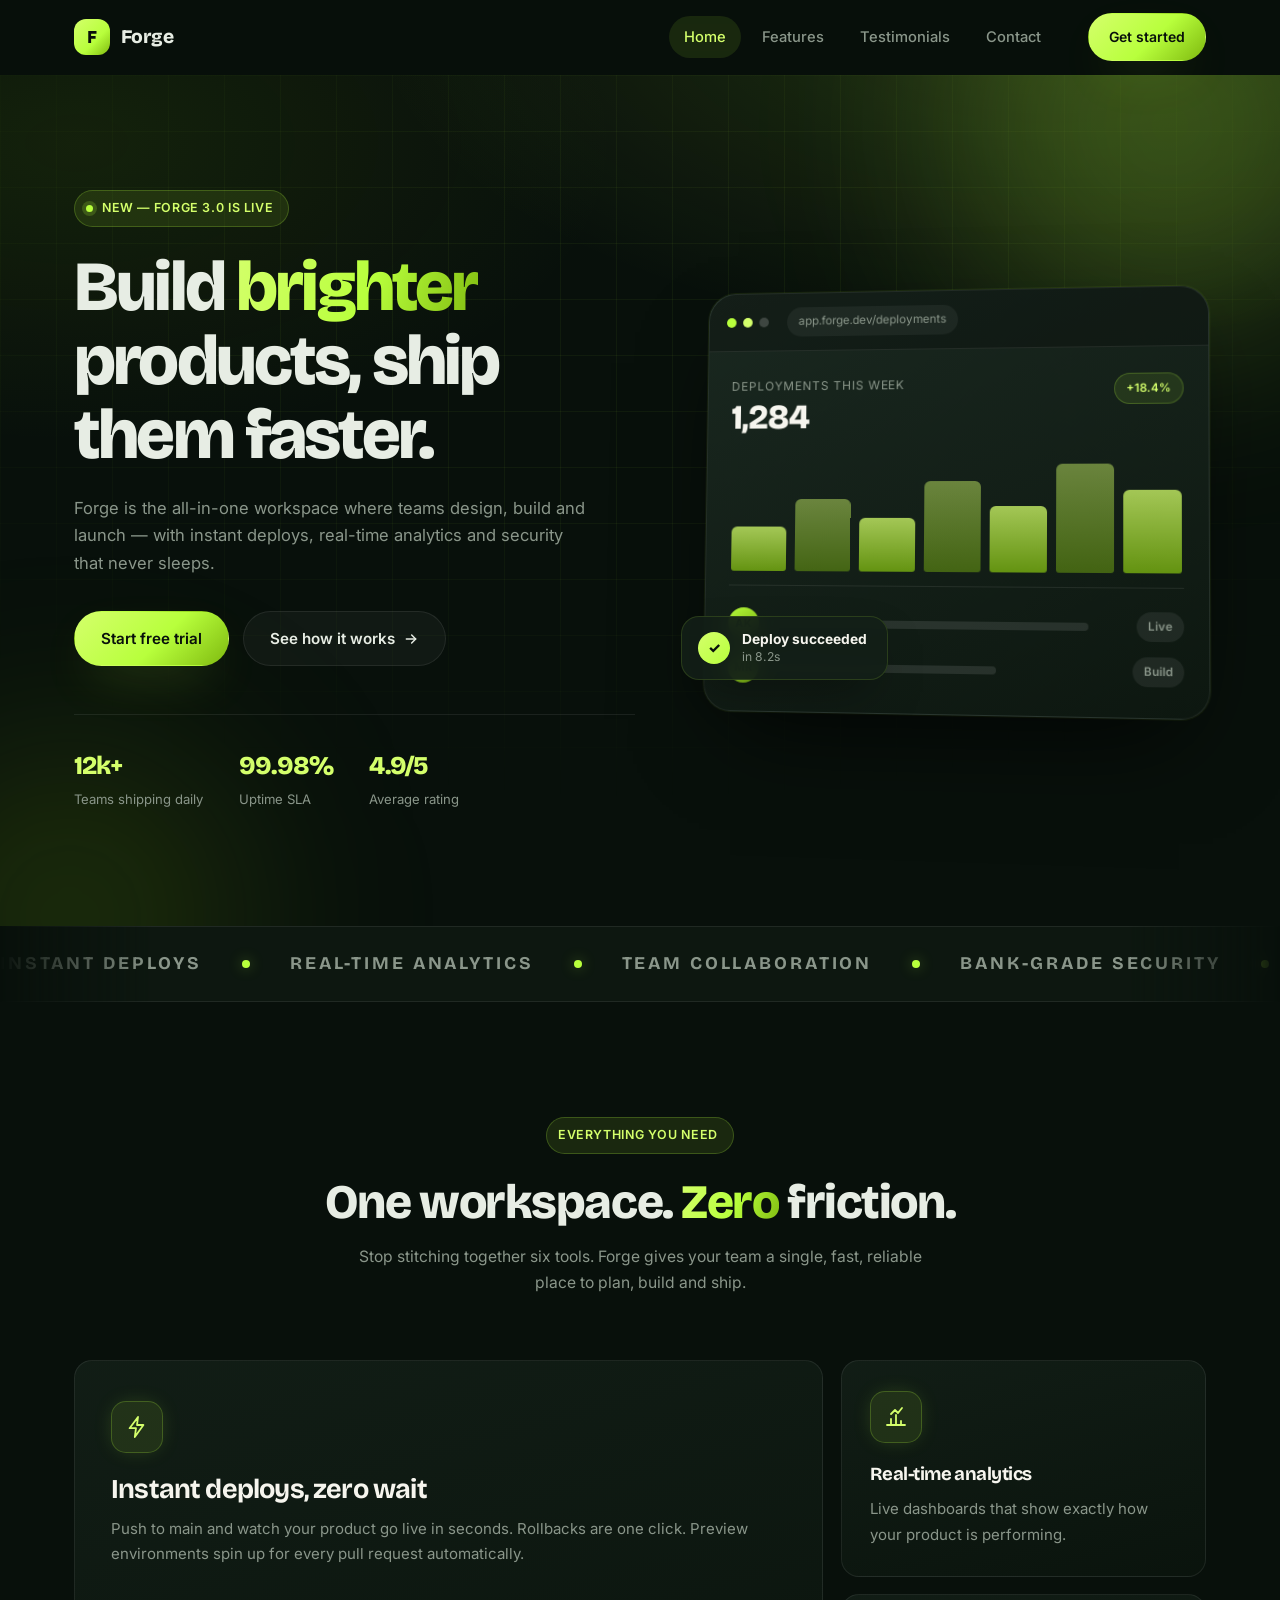
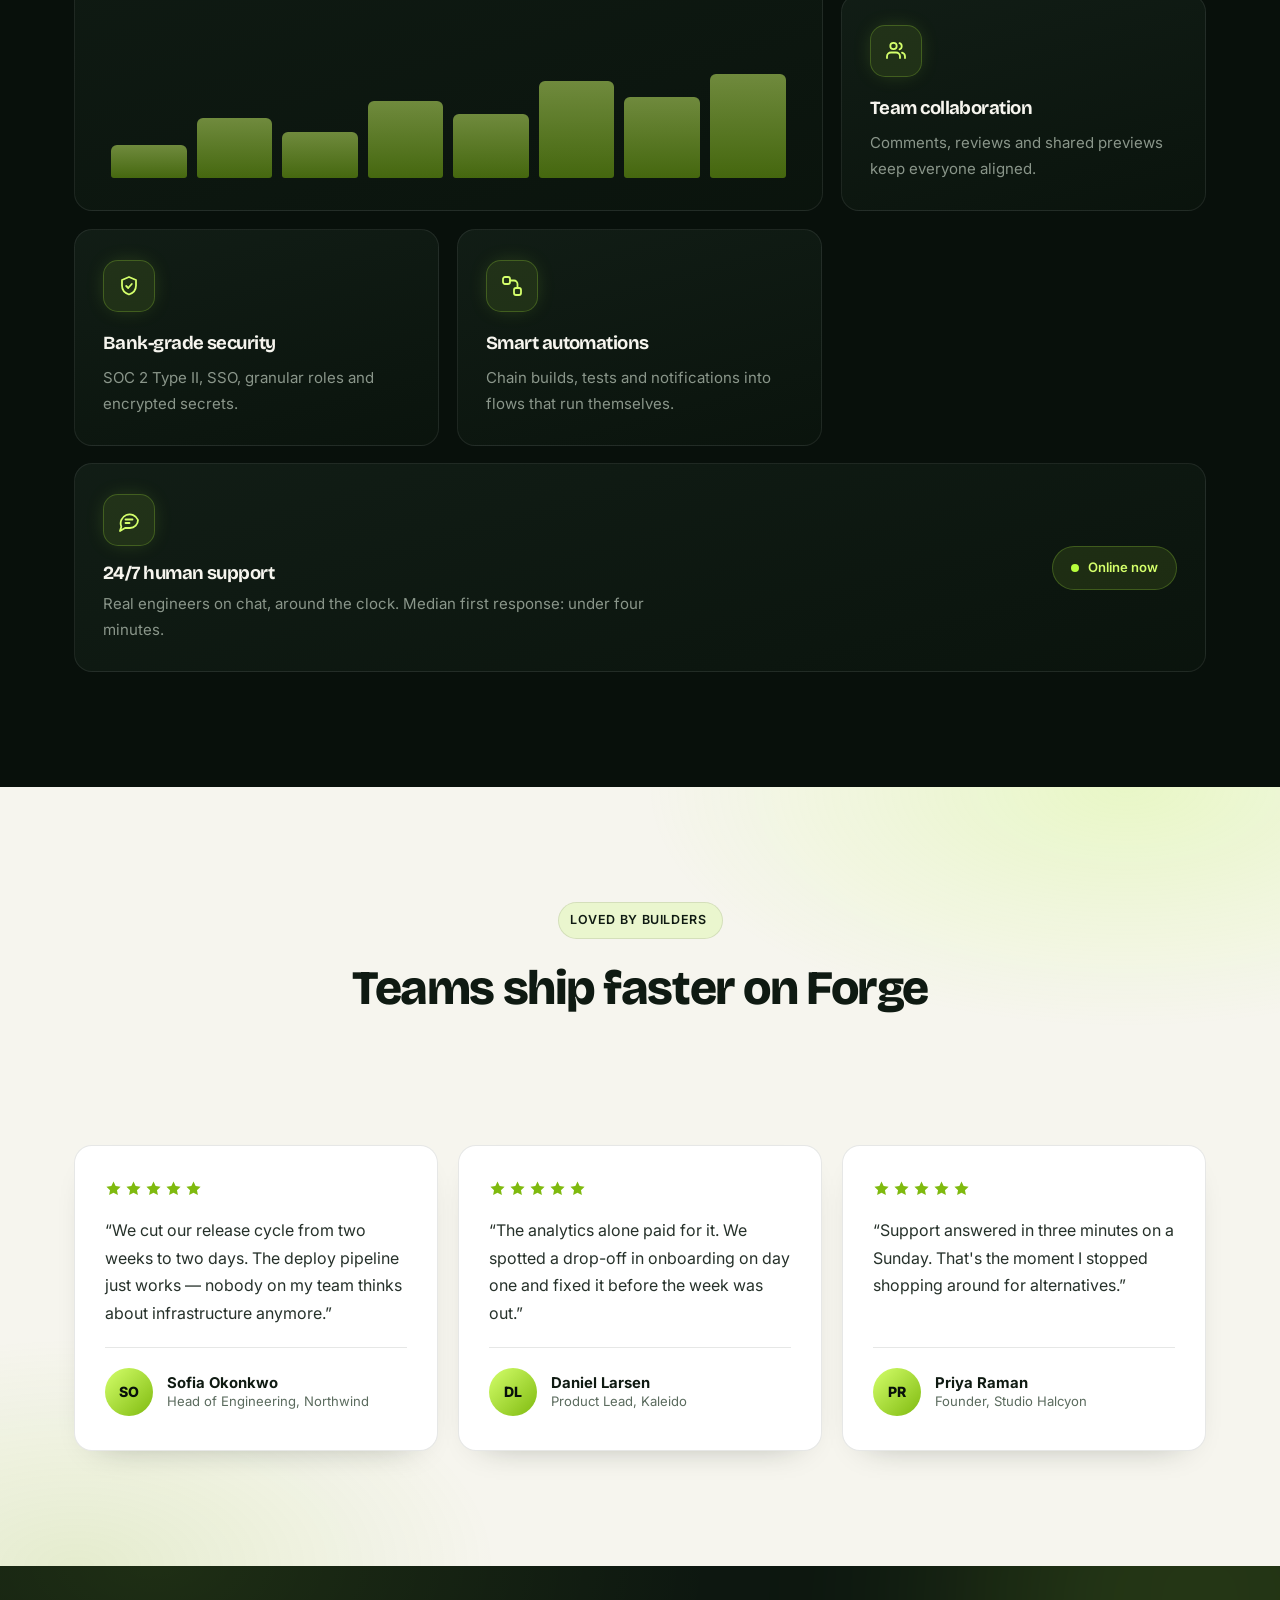
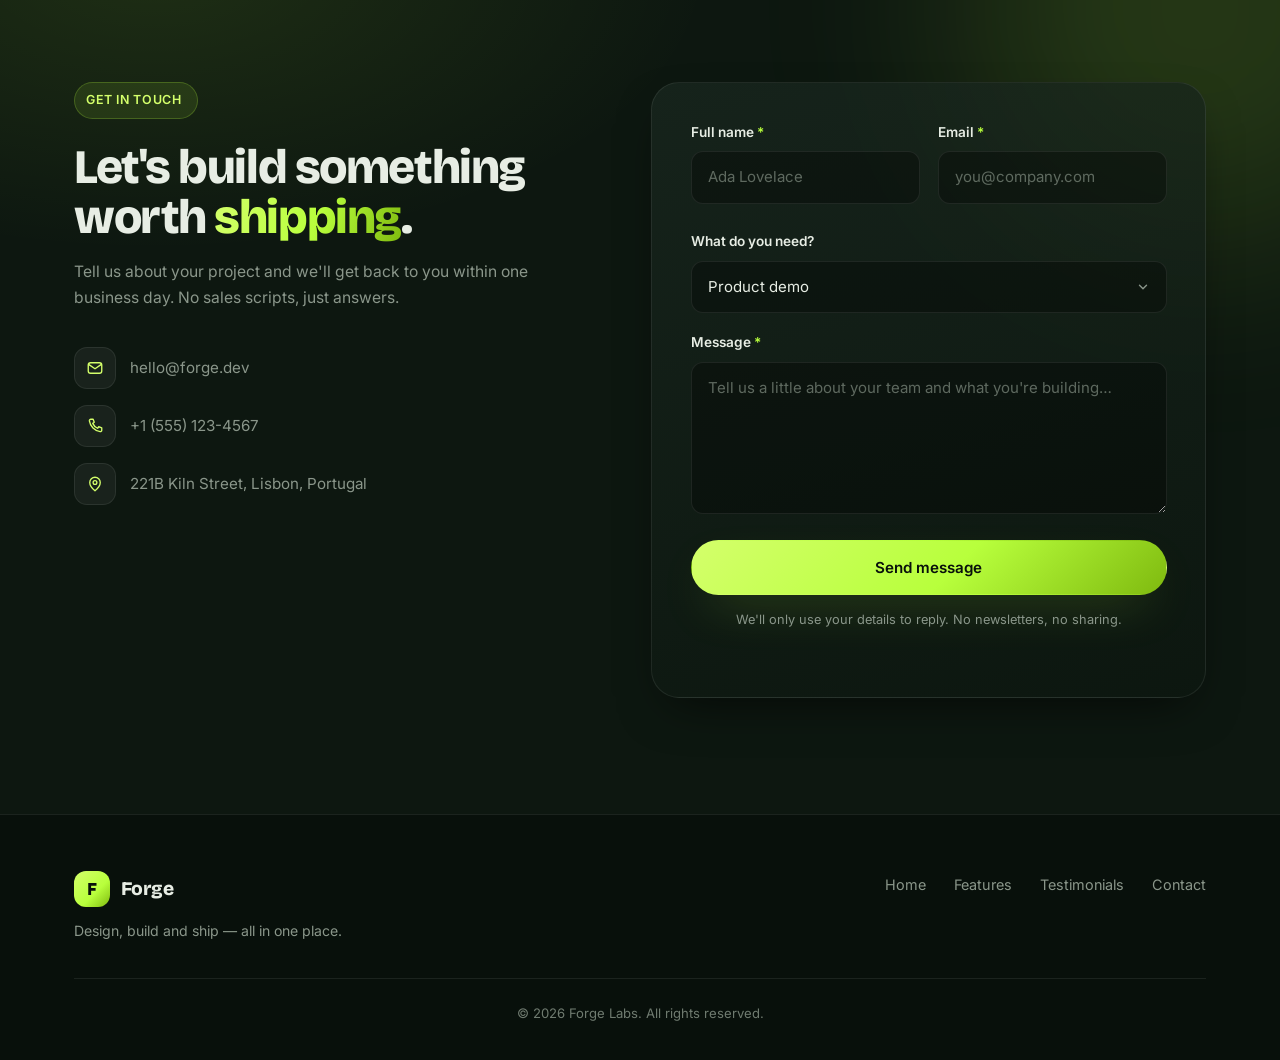
<file: index.html>
<!DOCTYPE html>
<html lang="en">
<head>
  <meta charset="UTF-8" />
  <meta name="viewport" content="width=device-width, initial-scale=1" />
  <meta name="theme-color" content="#08100B" />
  <title>Forge — Build brighter products, ship them faster</title>
  <meta name="description" content="Forge is the all-in-one workspace where teams design, build and launch digital products — instant deploys, real-time analytics and security that never sleeps." />

  <link rel="preconnect" href="https://fonts.googleapis.com" />
  <link rel="preconnect" href="https://fonts.gstatic.com" crossorigin />
  <link href="https://fonts.googleapis.com/css2?family=Bricolage+Grotesque:opsz,wght@12..96,500;12..96,600;12..96,700;12..96,800&family=Inter:wght@400;500;600;700&display=swap" rel="stylesheet" />

  <link rel="icon" href="data:image/svg+xml,%3Csvg xmlns='http://www.w3.org/2000/svg' viewBox='0 0 64 64'%3E%3Crect width='64' height='64' rx='16' fill='%23B8FF3C'/%3E%3Cpath d='M22 46V18h22v7H30v6h12v7H30v8z' fill='%2308100B'/%3E%3C/svg%3E" />

  <link rel="stylesheet" href="css/styles.css" />
</head>
<body>
  <a class="skip-link" href="#main">Skip to content</a>

  <!-- ============ NAVBAR ============ -->
  <header class="site-header" id="site-header">
    <div class="container nav">
      <a class="brand" href="#home" aria-label="Forge — home">
        <span class="brand__mark" aria-hidden="true">
          <svg viewBox="0 0 24 24" width="18" height="18" fill="currentColor">
            <path d="M7 20V4h11v3.6h-7.2v3.2h6v3.6h-6V20H7Z" />
          </svg>
        </span>
        <span class="brand__name">Forge</span>
      </a>

      <nav class="nav__menu" id="nav-menu" aria-label="Primary">
        <ul class="nav__list">
  <li><a class="nav__link is-active" href="index.html">Home</a></li>
  <li><a class="nav__link" href="features.html">Features</a></li>
  <li><a class="nav__link" href="testimonials.html">Testimonials</a></li>
  <li><a class="nav__link" href="contact.html">Contact</a></li>
</ul>
        <a class="btn btn--primary btn--sm nav__cta" href="contact.html">Get started</a>
      </nav>

      <button class="nav__toggle" id="nav-toggle" type="button"
              aria-expanded="false" aria-controls="nav-menu" aria-label="Open menu">
        <span></span><span></span><span></span>
      </button>
    </div>
  </header>

  <main id="main">

    <!-- ============ HERO ============ -->
    <section class="hero" id="home">
      <div class="hero__grid" aria-hidden="true"></div>
      <div class="orb orb--1" aria-hidden="true"></div>
      <div class="orb orb--2" aria-hidden="true"></div>

      <div class="container hero__inner">
        <div class="hero__copy">
          <p class="eyebrow reveal">
            <span class="eyebrow__dot" aria-hidden="true"></span>
            New — Forge 3.0 is live
          </p>

          <h1 class="hero__title reveal" style="--delay:.06s">
            Build <em>brighter</em> products, ship them faster.
          </h1>

          <p class="hero__lead reveal" style="--delay:.12s">
            Forge is the all-in-one workspace where teams design, build and launch —
            with instant deploys, real-time analytics and security that never sleeps.
          </p>

          <div class="hero__actions reveal" style="--delay:.18s">
            <a class="btn btn--primary" href="#contact">Start free trial</a>
            <a class="btn btn--ghost" href="#features">
              See how it works
              <svg viewBox="0 0 24 24" width="16" height="16" fill="none" stroke="currentColor" stroke-width="2.2" stroke-linecap="round" stroke-linejoin="round"><path d="M5 12h14"/><path d="m13 6 6 6-6 6"/></svg>
            </a>
          </div>

          <ul class="hero__stats reveal" style="--delay:.24s">
            <li><strong>12k+</strong><span>Teams shipping daily</span></li>
            <li><strong>99.98%</strong><span>Uptime SLA</span></li>
            <li><strong>4.9/5</strong><span>Average rating</span></li>
          </ul>
        </div>

        <!-- Product mock -->
        <div class="hero__visual reveal" style="--delay:.2s" aria-hidden="true">
          <div class="mock">
            <div class="mock__top">
              <span class="dot"></span><span class="dot"></span><span class="dot"></span>
              <span class="mock__url">app.forge.dev/deployments</span>
            </div>

            <div class="mock__body">
              <div class="mock__head">
                <div>
                  <p class="mock__label">Deployments this week</p>
                  <p class="mock__value">1,284</p>
                </div>
                <span class="badge badge--accent">+18.4%</span>
              </div>

              <div class="chart">
                <span style="--h:38%"></span>
                <span style="--h:62%"></span>
                <span style="--h:46%"></span>
                <span style="--h:78%"></span>
                <span style="--h:56%"></span>
                <span style="--h:92%"></span>
                <span style="--h:70%"></span>
              </div>

              <ul class="mock__list">
                <li><span class="avatar">AK</span><span class="line w70"></span><span class="badge">Live</span></li>
                <li><span class="avatar">MR</span><span class="line w50"></span><span class="badge">Build</span></li>
              </ul>
            </div>
          </div>

          <div class="float-card">
            <span class="float-card__icon">✓</span>
            <div><strong>Deploy succeeded</strong><span>in 8.2s</span></div>
          </div>
        </div>
      </div>
    </section>

    <!-- ============ MARQUEE ============ -->
    <section class="marquee" aria-hidden="true">
      <div class="marquee__track">
        <span>INSTANT DEPLOYS</span><i></i>
        <span>REAL-TIME ANALYTICS</span><i></i>
        <span>TEAM COLLABORATION</span><i></i>
        <span>BANK-GRADE SECURITY</span><i></i>
        <span>SMART AUTOMATIONS</span><i></i>
        <span>24/7 SUPPORT</span><i></i>
        <span>INSTANT DEPLOYS</span><i></i>
        <span>REAL-TIME ANALYTICS</span><i></i>
        <span>TEAM COLLABORATION</span><i></i>
        <span>BANK-GRADE SECURITY</span><i></i>
        <span>SMART AUTOMATIONS</span><i></i>
        <span>24/7 SUPPORT</span><i></i>
      </div>
    </section>

    <!-- ============ FEATURES ============ -->
    <section class="features" id="features">
      <div class="container">
        <header class="section-head section-head--center">
          <p class="eyebrow reveal">Everything you need</p>
          <h2 class="section-title reveal" style="--delay:.06s">
            One workspace. <em>Zero</em> friction.
          </h2>
          <p class="section-lead reveal" style="--delay:.12s">
            Stop stitching together six tools. Forge gives your team a single, fast,
            reliable place to plan, build and ship.
          </p>
        </header>

        <div class="bento">
          <!-- Big card -->
          <article class="bento__card bento__card--big reveal">
            <span class="bento__icon">
              <svg viewBox="0 0 24 24" fill="none" stroke="currentColor" stroke-width="1.8" stroke-linecap="round" stroke-linejoin="round"><path d="M13 2 4.6 13.2H11l-1.2 8.8L18.4 10H12l1-8Z"/></svg>
            </span>
            <h3>Instant deploys, zero wait</h3>
            <p>Push to main and watch your product go live in seconds. Rollbacks are one click. Preview environments spin up for every pull request automatically.</p>

            <div class="bento__graph" aria-hidden="true">
              <span style="--h:30%"></span>
              <span style="--h:55%"></span>
              <span style="--h:42%"></span>
              <span style="--h:70%"></span>
              <span style="--h:58%"></span>
              <span style="--h:88%"></span>
              <span style="--h:74%"></span>
              <span style="--h:95%"></span>
            </div>
          </article>

          <article class="bento__card reveal">
            <span class="bento__icon">
              <svg viewBox="0 0 24 24" fill="none" stroke="currentColor" stroke-width="1.8" stroke-linecap="round" stroke-linejoin="round"><path d="M3 20h18"/><path d="M7 20v-6"/><path d="M12 20V10"/><path d="M17 20v-4"/><path d="M7 9l4-4 3 3 4-5"/></svg>
            </span>
            <h3>Real-time analytics</h3>
            <p>Live dashboards that show exactly how your product is performing.</p>
          </article>

          <article class="bento__card reveal">
            <span class="bento__icon">
              <svg viewBox="0 0 24 24" fill="none" stroke="currentColor" stroke-width="1.8" stroke-linecap="round" stroke-linejoin="round"><path d="M16 19v-1.5a4 4 0 0 0-4-4H7a4 4 0 0 0-4 4V19"/><circle cx="9.5" cy="7" r="3.2"/><path d="M21 19v-1.5a4 4 0 0 0-3-3.87"/><path d="M15.5 4.2a3.2 3.2 0 0 1 0 6.1"/></svg>
            </span>
            <h3>Team collaboration</h3>
            <p>Comments, reviews and shared previews keep everyone aligned.</p>
          </article>

          <article class="bento__card reveal">
            <span class="bento__icon">
              <svg viewBox="0 0 24 24" fill="none" stroke="currentColor" stroke-width="1.8" stroke-linecap="round" stroke-linejoin="round"><path d="M12 3 5 6v5.5c0 4.4 2.9 7.6 7 9 4.1-1.4 7-4.6 7-9V6l-7-3Z"/><path d="m9.2 12 2 2 3.6-4"/></svg>
            </span>
            <h3>Bank-grade security</h3>
            <p>SOC 2 Type II, SSO, granular roles and encrypted secrets.</p>
          </article>

          <article class="bento__card reveal">
            <span class="bento__icon">
              <svg viewBox="0 0 24 24" fill="none" stroke="currentColor" stroke-width="1.8" stroke-linecap="round" stroke-linejoin="round"><rect x="3" y="3" width="7" height="7" rx="2"/><rect x="14" y="14" width="7" height="7" rx="2"/><path d="M10 6.5h4A3.5 3.5 0 0 1 17.5 10v4"/></svg>
            </span>
            <h3>Smart automations</h3>
            <p>Chain builds, tests and notifications into flows that run themselves.</p>
          </article>

          <article class="bento__card bento__card--wide reveal">
            <div class="bento__row">
              <div>
                <span class="bento__icon">
                  <svg viewBox="0 0 24 24" fill="none" stroke="currentColor" stroke-width="1.8" stroke-linecap="round" stroke-linejoin="round"><path d="M21 12a8 8 0 0 1-8 8H8l-5 3 1.3-4.3A8 8 0 1 1 21 12Z"/><path d="M8.5 11.5h7"/><path d="M8.5 15h4"/></svg>
                </span>
                <h3>24/7 human support</h3>
                <p>Real engineers on chat, around the clock. Median first response: under four minutes.</p>
              </div>
              <div class="bento__pill">
                <span class="pulse"></span>
                Online now
              </div>
            </div>
          </article>
        </div>
      </div>
    </section>

    <!-- ============ TESTIMONIALS ============ -->
    <section class="testimonials" id="testimonials">
      <div class="container">
        <header class="section-head section-head--center">
          <p class="eyebrow eyebrow--dark reveal">Loved by builders</p>
          <h2 class="section-title reveal" style="--delay:.06s">Teams ship faster on Forge</h2>
          <p class="section-lead reveal" style="--delay:.12s">
            Don't take our word for it — here's what people building real products have to say.
          </p>
        </header>

        <div class="testimonial-grid">
          <figure class="testimonial reveal">
            <div class="stars" aria-label="5 out of 5 stars">
              <svg viewBox="0 0 24 24" fill="currentColor"><path d="m12 2 3 6.6 7 .9-5.1 4.8 1.3 7L12 18l-6.2 3.3 1.3-7L2 9.5l7-.9L12 2Z"/></svg>
              <svg viewBox="0 0 24 24" fill="currentColor"><path d="m12 2 3 6.6 7 .9-5.1 4.8 1.3 7L12 18l-6.2 3.3 1.3-7L2 9.5l7-.9L12 2Z"/></svg>
              <svg viewBox="0 0 24 24" fill="currentColor"><path d="m12 2 3 6.6 7 .9-5.1 4.8 1.3 7L12 18l-6.2 3.3 1.3-7L2 9.5l7-.9L12 2Z"/></svg>
              <svg viewBox="0 0 24 24" fill="currentColor"><path d="m12 2 3 6.6 7 .9-5.1 4.8 1.3 7L12 18l-6.2 3.3 1.3-7L2 9.5l7-.9L12 2Z"/></svg>
              <svg viewBox="0 0 24 24" fill="currentColor"><path d="m12 2 3 6.6 7 .9-5.1 4.8 1.3 7L12 18l-6.2 3.3 1.3-7L2 9.5l7-.9L12 2Z"/></svg>
            </div>
            <blockquote>
              “We cut our release cycle from two weeks to two days. The deploy pipeline
              just works — nobody on my team thinks about infrastructure anymore.”
            </blockquote>
            <figcaption class="testimonial__author">
              <span class="avatar avatar--lg">SO</span>
              <span><strong>Sofia Okonkwo</strong><em>Head of Engineering, Northwind</em></span>
            </figcaption>
          </figure>

          <figure class="testimonial reveal">
            <div class="stars" aria-label="5 out of 5 stars">
              <svg viewBox="0 0 24 24" fill="currentColor"><path d="m12 2 3 6.6 7 .9-5.1 4.8 1.3 7L12 18l-6.2 3.3 1.3-7L2 9.5l7-.9L12 2Z"/></svg>
              <svg viewBox="0 0 24 24" fill="currentColor"><path d="m12 2 3 6.6 7 .9-5.1 4.8 1.3 7L12 18l-6.2 3.3 1.3-7L2 9.5l7-.9L12 2Z"/></svg>
              <svg viewBox="0 0 24 24" fill="currentColor"><path d="m12 2 3 6.6 7 .9-5.1 4.8 1.3 7L12 18l-6.2 3.3 1.3-7L2 9.5l7-.9L12 2Z"/></svg>
              <svg viewBox="0 0 24 24" fill="currentColor"><path d="m12 2 3 6.6 7 .9-5.1 4.8 1.3 7L12 18l-6.2 3.3 1.3-7L2 9.5l7-.9L12 2Z"/></svg>
              <svg viewBox="0 0 24 24" fill="currentColor"><path d="m12 2 3 6.6 7 .9-5.1 4.8 1.3 7L12 18l-6.2 3.3 1.3-7L2 9.5l7-.9L12 2Z"/></svg>
            </div>
            <blockquote>
              “The analytics alone paid for it. We spotted a drop-off in onboarding on day
              one and fixed it before the week was out.”
            </blockquote>
            <figcaption class="testimonial__author">
              <span class="avatar avatar--lg">DL</span>
              <span><strong>Daniel Larsen</strong><em>Product Lead, Kaleido</em></span>
            </figcaption>
          </figure>

          <figure class="testimonial reveal">
            <div class="stars" aria-label="5 out of 5 stars">
              <svg viewBox="0 0 24 24" fill="currentColor"><path d="m12 2 3 6.6 7 .9-5.1 4.8 1.3 7L12 18l-6.2 3.3 1.3-7L2 9.5l7-.9L12 2Z"/></svg>
              <svg viewBox="0 0 24 24" fill="currentColor"><path d="m12 2 3 6.6 7 .9-5.1 4.8 1.3 7L12 18l-6.2 3.3 1.3-7L2 9.5l7-.9L12 2Z"/></svg>
              <svg viewBox="0 0 24 24" fill="currentColor"><path d="m12 2 3 6.6 7 .9-5.1 4.8 1.3 7L12 18l-6.2 3.3 1.3-7L2 9.5l7-.9L12 2Z"/></svg>
              <svg viewBox="0 0 24 24" fill="currentColor"><path d="m12 2 3 6.6 7 .9-5.1 4.8 1.3 7L12 18l-6.2 3.3 1.3-7L2 9.5l7-.9L12 2Z"/></svg>
              <svg viewBox="0 0 24 24" fill="currentColor"><path d="m12 2 3 6.6 7 .9-5.1 4.8 1.3 7L12 18l-6.2 3.3 1.3-7L2 9.5l7-.9L12 2Z"/></svg>
            </div>
            <blockquote>
              “Support answered in three minutes on a Sunday. That's the moment I stopped
              shopping around for alternatives.”
            </blockquote>
            <figcaption class="testimonial__author">
              <span class="avatar avatar--lg">PR</span>
              <span><strong>Priya Raman</strong><em>Founder, Studio Halcyon</em></span>
            </figcaption>
          </figure>
        </div>
      </div>
    </section>

    <!-- ============ CONTACT ============ -->
    <section class="contact" id="contact">
      <div class="orb orb--3" aria-hidden="true"></div>

      <div class="container contact__inner">
        <div class="contact__intro">
          <p class="eyebrow reveal">Get in touch</p>
          <h2 class="section-title reveal" style="--delay:.06s">
            Let's build something worth <em>shipping</em>.
          </h2>
          <p class="section-lead reveal" style="--delay:.12s">
            Tell us about your project and we'll get back to you within one business day.
            No sales scripts, just answers.
          </p>

          <ul class="contact__details reveal" style="--delay:.18s">
            <li>
              <span class="contact__icon" aria-hidden="true">
                <svg viewBox="0 0 24 24" width="18" height="18" fill="none" stroke="currentColor" stroke-width="1.8" stroke-linecap="round" stroke-linejoin="round"><rect x="3" y="5" width="18" height="14" rx="3"/><path d="m4 7.5 8 5.5 8-5.5"/></svg>
              </span>
              <a href="mailto:hello@forge.dev">hello@forge.dev</a>
            </li>
            <li>
              <span class="contact__icon" aria-hidden="true">
                <svg viewBox="0 0 24 24" width="18" height="18" fill="none" stroke="currentColor" stroke-width="1.8" stroke-linecap="round" stroke-linejoin="round"><path d="M6.5 3h3l1.5 4-2 1.5a12 12 0 0 0 6.5 6.5l1.5-2 4 1.5v3a2 2 0 0 1-2.2 2A17 17 0 0 1 4.5 5.2 2 2 0 0 1 6.5 3Z"/></svg>
              </span>
              <a href="tel:+15551234567">+1 (555) 123-4567</a>
            </li>
            <li>
              <span class="contact__icon" aria-hidden="true">
                <svg viewBox="0 0 24 24" width="18" height="18" fill="none" stroke="currentColor" stroke-width="1.8" stroke-linecap="round" stroke-linejoin="round"><path d="M12 21s7-5.6 7-11a7 7 0 1 0-14 0c0 5.4 7 11 7 11Z"/><circle cx="12" cy="10" r="2.5"/></svg>
              </span>
              <span>221B Kiln Street, Lisbon, Portugal</span>
            </li>
          </ul>
        </div>

        <form class="form" id="contact-form" novalidate>
          <div class="form__row">
            <div class="field">
              <label for="name">Full name <span aria-hidden="true">*</span></label>
              <input id="name" name="name" type="text" autocomplete="name"
                     placeholder="Ada Lovelace" aria-describedby="name-error" />
              <p class="field__error" id="name-error" aria-live="polite"></p>
            </div>

            <div class="field">
              <label for="email">Email <span aria-hidden="true">*</span></label>
              <input id="email" name="email" type="email" autocomplete="email"
                     placeholder="you@company.com" aria-describedby="email-error" />
              <p class="field__error" id="email-error" aria-live="polite"></p>
            </div>
          </div>

          <div class="field">
            <label for="topic">What do you need?</label>
            <select id="topic" name="topic">
              <option value="product">Product demo</option>
              <option value="pricing">Pricing &amp; plans</option>
              <option value="migration">Migrating from another tool</option>
              <option value="other">Something else</option>
            </select>
          </div>

          <div class="field">
            <label for="message">Message <span aria-hidden="true">*</span></label>
            <textarea id="message" name="message" rows="5"
                      placeholder="Tell us a little about your team and what you're building…"
                      aria-describedby="message-error"></textarea>
            <p class="field__error" id="message-error" aria-live="polite"></p>
          </div>

          <button class="btn btn--primary btn--full" type="submit" id="submit-btn">
            <span class="btn__label">Send message</span>
          </button>

          <p class="form__note">
            We'll only use your details to reply. No newsletters, no sharing.
          </p>
          <p class="form__status" id="form-status" role="status" aria-live="polite"></p>
        </form>
      </div>
    </section>
  </main>

  <!-- ============ FOOTER ============ -->
  <footer class="site-footer">
    <div class="container">
      <div class="site-footer__top">
        <div>
          <a class="brand" href="#home">
            <span class="brand__mark" aria-hidden="true">
              <svg viewBox="0 0 24 24" width="18" height="18" fill="currentColor">
                <path d="M7 20V4h11v3.6h-7.2v3.2h6v3.6h-6V20H7Z" />
              </svg>
            </span>
            <span class="brand__name">Forge</span>
          </a>
          <p class="site-footer__tag">Design, build and ship — all in one place.</p>
        </div>

        <ul class="site-footer__links">
  <li><a href="index.html">Home</a></li>
  <li><a href="features.html">Features</a></li>
  <li><a href="testimonials.html">Testimonials</a></li>
  <li><a href="contact.html">Contact</a></li>
</ul>
      </div>

      <p class="site-footer__copy">
        © <span id="year"></span> Forge Labs. All rights reserved.
      </p>
    </div>
  </footer>

  <script src="js/main.js" defer></script>
</body>
</html>
</file>
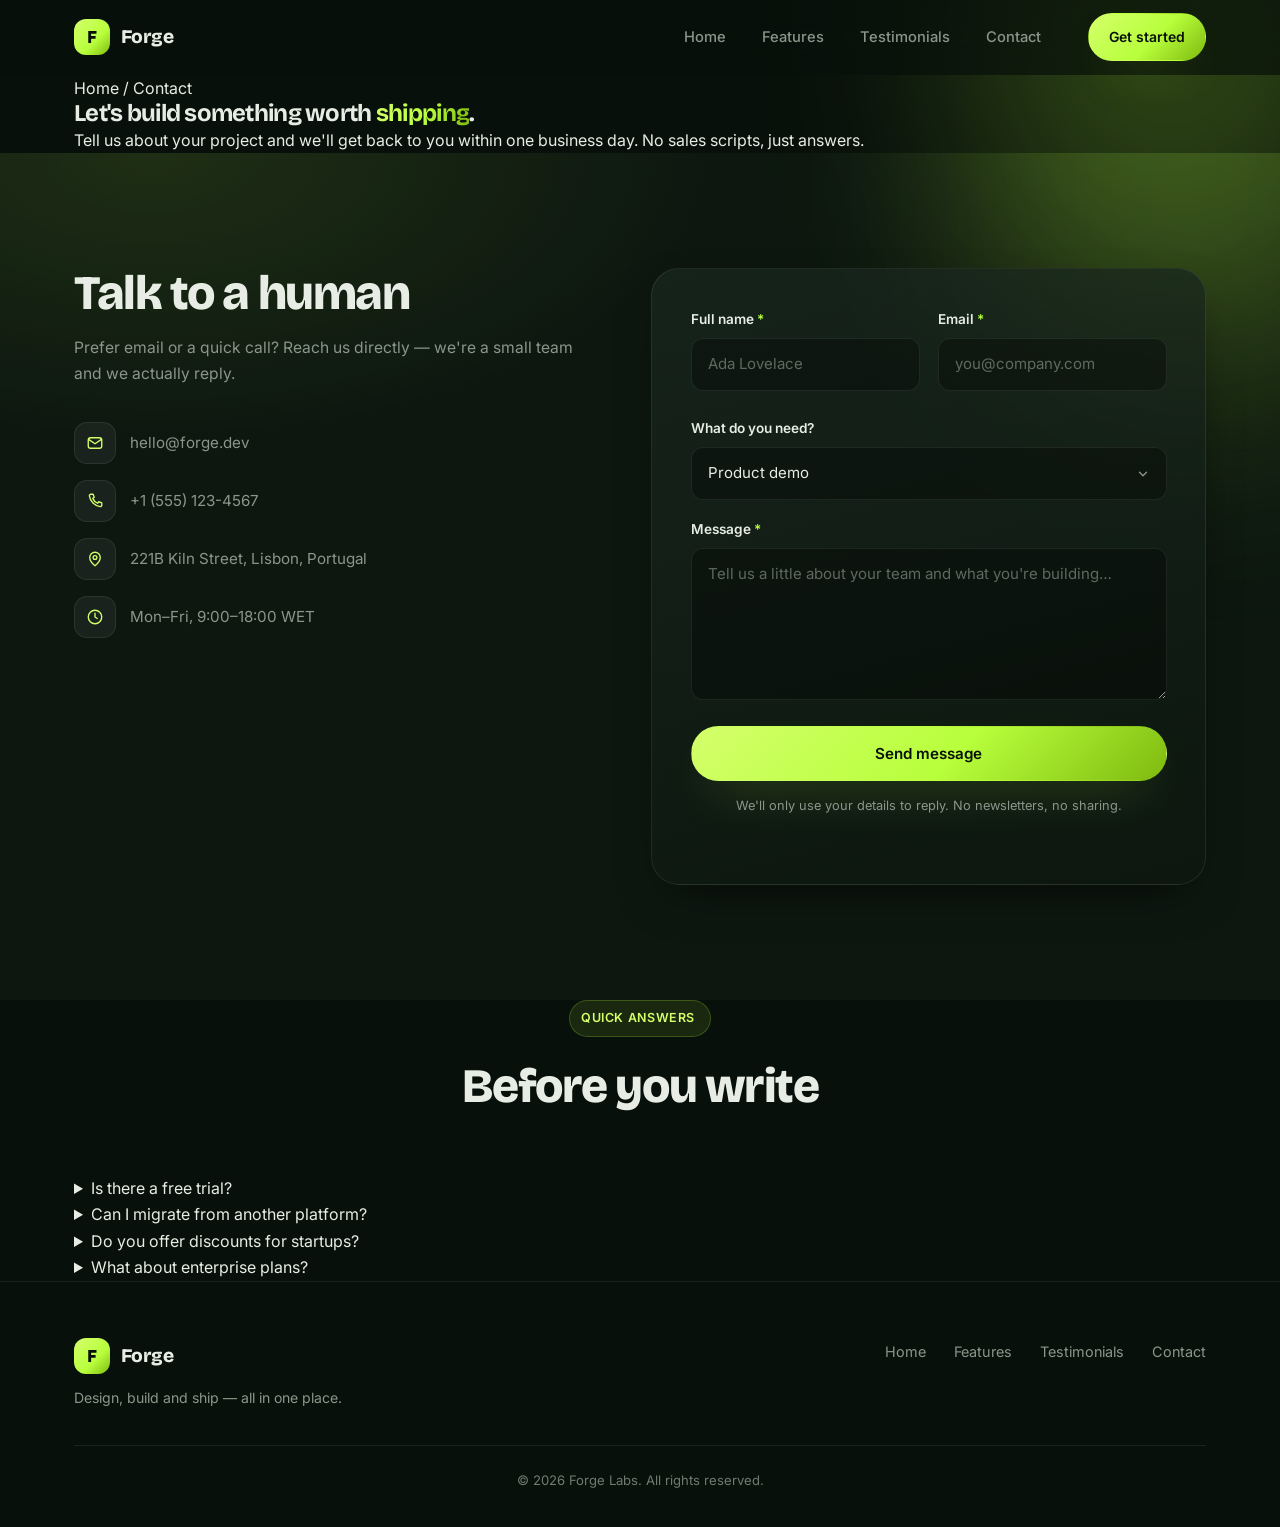
<file: contact.html>
<!DOCTYPE html>
<html lang="en">
<head>
  <meta charset="UTF-8" />
  <meta name="viewport" content="width=device-width, initial-scale=1" />
  <meta name="theme-color" content="#08100B" />
  <title>Contact — Forge</title>
  <meta name="description" content="Get in touch with the Forge team." />

  <link rel="preconnect" href="https://fonts.googleapis.com" />
  <link rel="preconnect" href="https://fonts.gstatic.com" crossorigin />
  <link href="https://fonts.googleapis.com/css2?family=Bricolage+Grotesque:opsz,wght@12..96,500;12..96,600;12..96,700;12..96,800&family=Inter:wght@400;500;600;700&display=swap" rel="stylesheet" />

  <link rel="icon" href="data:image/svg+xml,%3Csvg xmlns='http://www.w3.org/2000/svg' viewBox='0 0 64 64'%3E%3Crect width='64' height='64' rx='16' fill='%23B8FF3C'/%3E%3Cpath d='M22 46V18h22v7H30v6h12v7H30v8z' fill='%2308100B'/%3E%3C/svg%3E" />

  <link rel="stylesheet" href="css/styles.css" />
</head>
<body>
  <a class="skip-link" href="#main">Skip to content</a>

  <header class="site-header" id="site-header">
    <div class="container nav">
      <a class="brand" href="index.html" aria-label="Forge — home">
        <span class="brand__mark" aria-hidden="true">
          <svg viewBox="0 0 24 24" width="18" height="18" fill="currentColor">
            <path d="M7 20V4h11v3.6h-7.2v3.2h6v3.6h-6V20H7Z" />
          </svg>
        </span>
        <span class="brand__name">Forge</span>
      </a>

      <nav class="nav__menu" id="nav-menu" aria-label="Primary">
        <ul class="nav__list">
          <li><a class="nav__link" href="index.html">Home</a></li>
          <li><a class="nav__link" href="features.html">Features</a></li>
          <li><a class="nav__link" href="testimonials.html">Testimonials</a></li>
          <li><a class="nav__link" href="contact.html">Contact</a></li>
        </ul>
        <a class="btn btn--primary btn--sm nav__cta" href="contact.html">Get started</a>
      </nav>

      <button class="nav__toggle" id="nav-toggle" type="button"
              aria-expanded="false" aria-controls="nav-menu" aria-label="Open menu">
        <span></span><span></span><span></span>
      </button>
    </div>
  </header>

  <main id="main">

    <section class="page-hero">
      <div class="orb orb--1" aria-hidden="true"></div>
      <div class="container">
        <nav class="breadcrumb reveal" aria-label="Breadcrumb">
          <a href="index.html">Home</a>
          <span aria-hidden="true">/</span>
          <span aria-current="page">Contact</span>
        </nav>

        <h1 class="page-hero__title reveal" style="--delay:.06s">
          Let's build something worth <em>shipping</em>.
        </h1>

        <p class="page-hero__lead reveal" style="--delay:.12s">
          Tell us about your project and we'll get back to you within one business day.
          No sales scripts, just answers.
        </p>
      </div>
    </section>

    <section class="contact contact--page">
      <div class="orb orb--3" aria-hidden="true"></div>

      <div class="container contact__inner">
        <div class="contact__intro">
          <h2 class="section-title reveal">Talk to a human</h2>
          <p class="section-lead reveal" style="--delay:.06s">
            Prefer email or a quick call? Reach us directly — we're a small team and we
            actually reply.
          </p>

          <ul class="contact__details reveal" style="--delay:.12s">
            <li>
              <span class="contact__icon" aria-hidden="true">
                <svg viewBox="0 0 24 24" width="18" height="18" fill="none" stroke="currentColor" stroke-width="1.8" stroke-linecap="round" stroke-linejoin="round"><rect x="3" y="5" width="18" height="14" rx="3"/><path d="m4 7.5 8 5.5 8-5.5"/></svg>
              </span>
              <a href="mailto:hello@forge.dev">hello@forge.dev</a>
            </li>
            <li>
              <span class="contact__icon" aria-hidden="true">
                <svg viewBox="0 0 24 24" width="18" height="18" fill="none" stroke="currentColor" stroke-width="1.8" stroke-linecap="round" stroke-linejoin="round"><path d="M6.5 3h3l1.5 4-2 1.5a12 12 0 0 0 6.5 6.5l1.5-2 4 1.5v3a2 2 0 0 1-2.2 2A17 17 0 0 1 4.5 5.2 2 2 0 0 1 6.5 3Z"/></svg>
              </span>
              <a href="tel:+15551234567">+1 (555) 123-4567</a>
            </li>
            <li>
              <span class="contact__icon" aria-hidden="true">
                <svg viewBox="0 0 24 24" width="18" height="18" fill="none" stroke="currentColor" stroke-width="1.8" stroke-linecap="round" stroke-linejoin="round"><path d="M12 21s7-5.6 7-11a7 7 0 1 0-14 0c0 5.4 7 11 7 11Z"/><circle cx="12" cy="10" r="2.5"/></svg>
              </span>
              <span>221B Kiln Street, Lisbon, Portugal</span>
            </li>
            <li>
              <span class="contact__icon" aria-hidden="true">
                <svg viewBox="0 0 24 24" width="18" height="18" fill="none" stroke="currentColor" stroke-width="1.8" stroke-linecap="round" stroke-linejoin="round"><circle cx="12" cy="12" r="9"/><path d="M12 7v5l3 2"/></svg>
              </span>
              <span>Mon–Fri, 9:00–18:00 WET</span>
            </li>
          </ul>
        </div>

        <form class="form" id="contact-form" novalidate>
          <div class="form__row">
            <div class="field">
              <label for="name">Full name <span aria-hidden="true">*</span></label>
              <input id="name" name="name" type="text" autocomplete="name"
                     placeholder="Ada Lovelace" aria-describedby="name-error" />
              <p class="field__error" id="name-error" aria-live="polite"></p>
            </div>

            <div class="field">
              <label for="email">Email <span aria-hidden="true">*</span></label>
              <input id="email" name="email" type="email" autocomplete="email"
                     placeholder="you@company.com" aria-describedby="email-error" />
              <p class="field__error" id="email-error" aria-live="polite"></p>
            </div>
          </div>

          <div class="field">
            <label for="topic">What do you need?</label>
            <select id="topic" name="topic">
              <option value="product">Product demo</option>
              <option value="pricing">Pricing &amp; plans</option>
              <option value="migration">Migrating from another tool</option>
              <option value="other">Something else</option>
            </select>
          </div>

          <div class="field">
            <label for="message">Message <span aria-hidden="true">*</span></label>
            <textarea id="message" name="message" rows="5"
                      placeholder="Tell us a little about your team and what you're building…"
                      aria-describedby="message-error"></textarea>
            <p class="field__error" id="message-error" aria-live="polite"></p>
          </div>

          <button class="btn btn--primary btn--full" type="submit" id="submit-btn">
            <span class="btn__label">Send message</span>
          </button>

          <p class="form__note">
            We'll only use your details to reply. No newsletters, no sharing.
          </p>
          <p class="form__status" id="form-status" role="status" aria-live="polite"></p>
        </form>
      </div>
    </section>

    <section class="faq">
      <div class="container">
        <header class="section-head section-head--center">
          <p class="eyebrow reveal">Quick answers</p>
          <h2 class="section-title reveal" style="--delay:.06s">Before you write</h2>
        </header>

        <div class="faq__grid">
          <details class="faq__item reveal">
            <summary>Is there a free trial?</summary>
            <p>Yes — 14 days, full access, no credit card required. You only enter billing details when you decide to keep going.</p>
          </details>

          <details class="faq__item reveal">
            <summary>Can I migrate from another platform?</summary>
            <p>Absolutely. We have importers for the most popular hosts and our team can help with larger migrations for free.</p>
          </details>

          <details class="faq__item reveal">
            <summary>Do you offer discounts for startups?</summary>
            <p>Yes. Early-stage startups get 12 months of free credits. Mention your startup in the message and we'll send details.</p>
          </details>

          <details class="faq__item reveal">
            <summary>What about enterprise plans?</summary>
            <p>We offer SSO, audit logs, custom SLAs and dedicated support. Reach out and we'll put together a tailored quote.</p>
          </details>
        </div>
      </div>
    </section>
  </main>

  <footer class="site-footer">
    <div class="container">
      <div class="site-footer__top">
        <div>
          <a class="brand" href="index.html">
            <span class="brand__mark" aria-hidden="true">
              <svg viewBox="0 0 24 24" width="18" height="18" fill="currentColor">
                <path d="M7 20V4h11v3.6h-7.2v3.2h6v3.6h-6V20H7Z" />
              </svg>
            </span>
            <span class="brand__name">Forge</span>
          </a>
          <p class="site-footer__tag">Design, build and ship — all in one place.</p>
        </div>
        <ul class="site-footer__links">
          <li><a href="index.html">Home</a></li>
          <li><a href="features.html">Features</a></li>
          <li><a href="testimonials.html">Testimonials</a></li>
          <li><a href="contact.html">Contact</a></li>
        </ul>
      </div>
      <p class="site-footer__copy">© <span id="year"></span> Forge Labs. All rights reserved.</p>
    </div>
  </footer>

  <script src="js/main.js" defer></script>
</body>
</html>
</file>
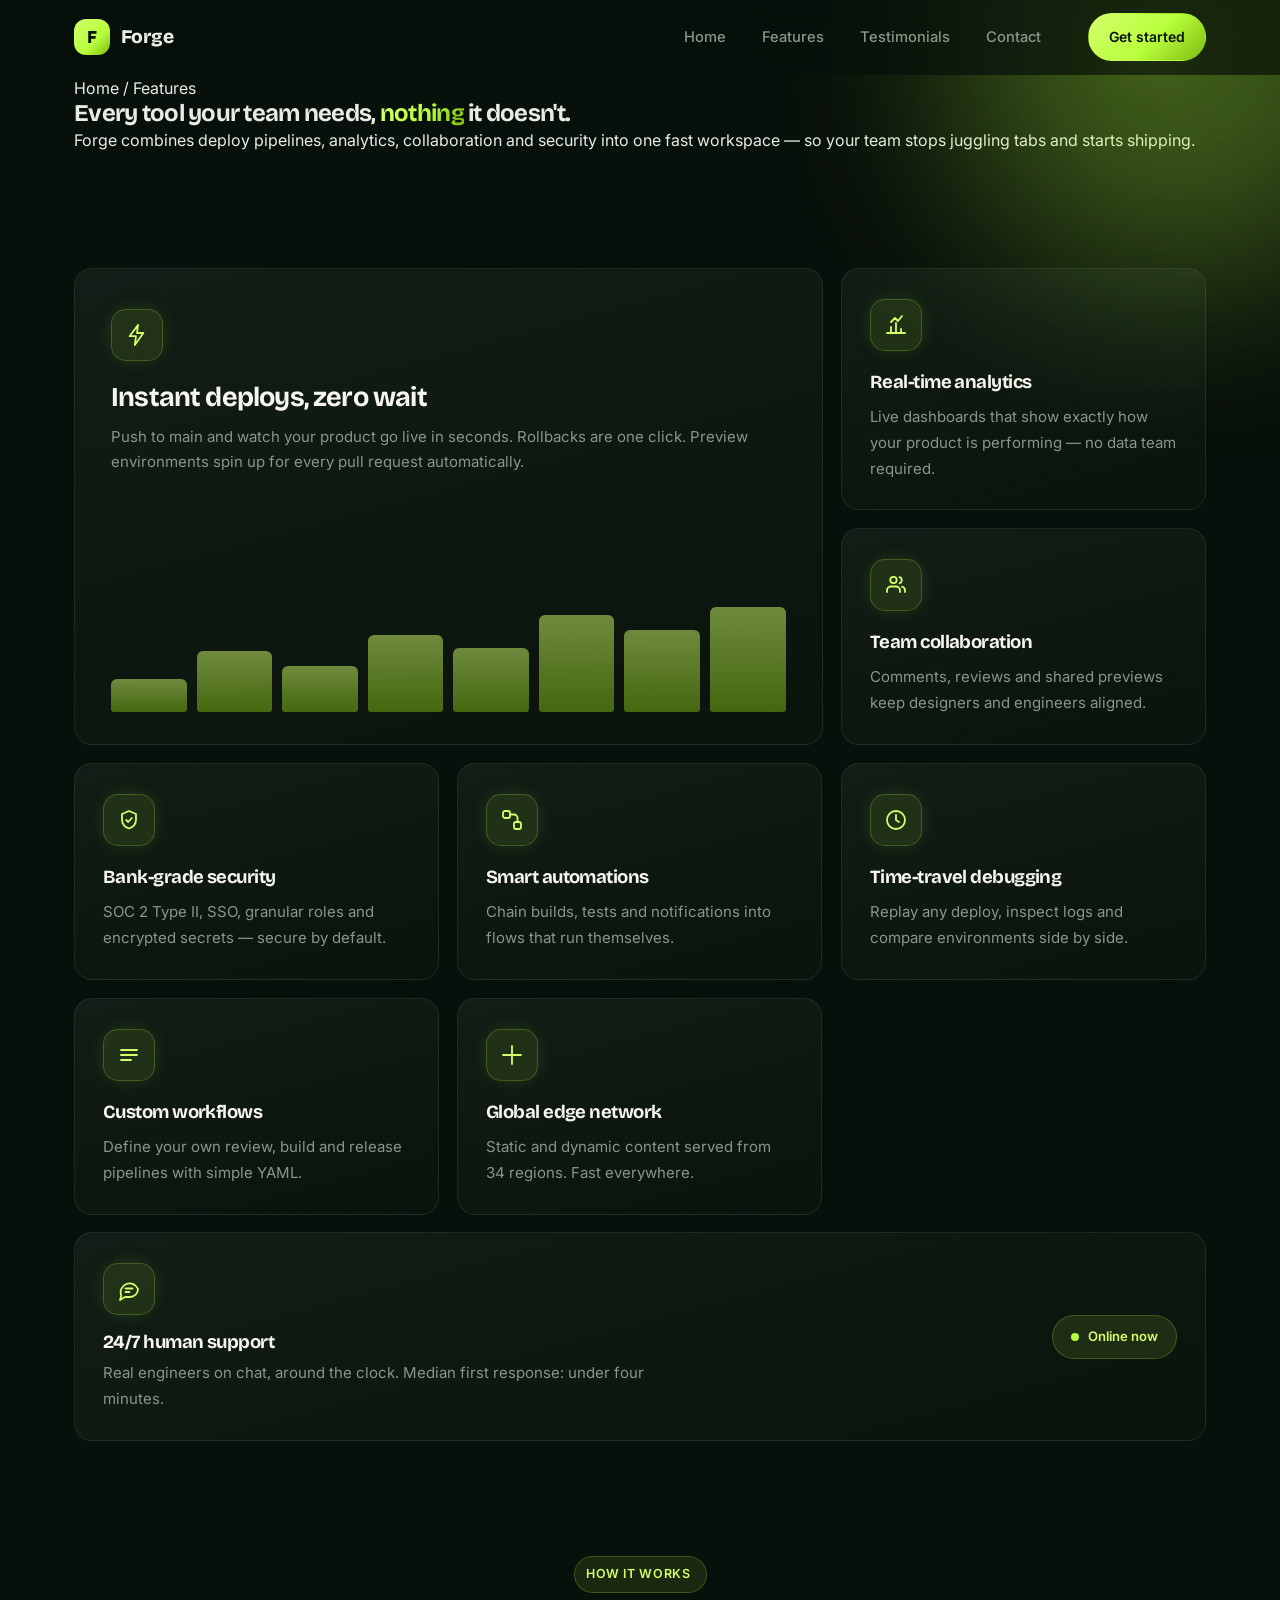
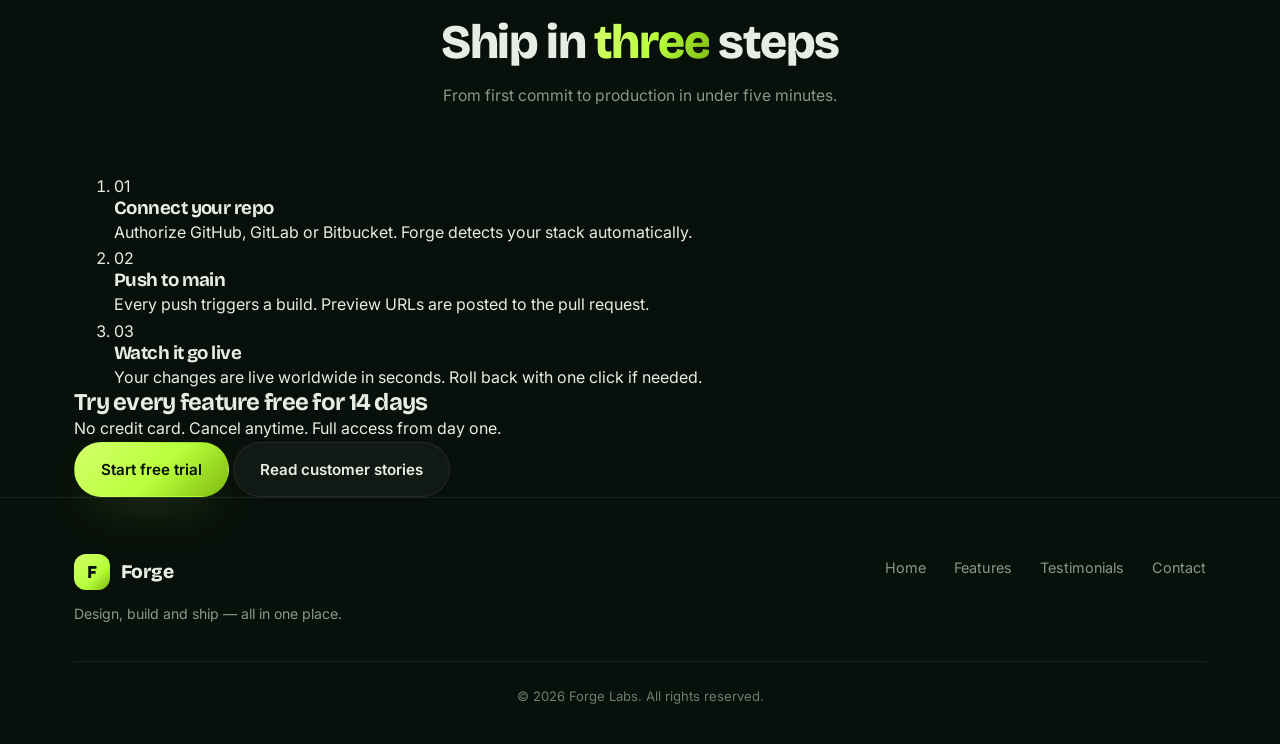
<file: features.html>
<!DOCTYPE html>
<html lang="en">
<head>
  <meta charset="UTF-8" />
  <meta name="viewport" content="width=device-width, initial-scale=1" />
  <meta name="theme-color" content="#08100B" />
  <title>Features — Forge</title>
  <meta name="description" content="Explore every feature inside Forge." />

  <link rel="preconnect" href="https://fonts.googleapis.com" />
  <link rel="preconnect" href="https://fonts.gstatic.com" crossorigin />
  <link href="https://fonts.googleapis.com/css2?family=Bricolage+Grotesque:opsz,wght@12..96,500;12..96,600;12..96,700;12..96,800&family=Inter:wght@400;500;600;700&display=swap" rel="stylesheet" />

  <link rel="icon" href="data:image/svg+xml,%3Csvg xmlns='http://www.w3.org/2000/svg' viewBox='0 0 64 64'%3E%3Crect width='64' height='64' rx='16' fill='%23B8FF3C'/%3E%3Cpath d='M22 46V18h22v7H30v6h12v7H30v8z' fill='%2308100B'/%3E%3C/svg%3E" />

  <link rel="stylesheet" href="css/styles.css" />
</head>
<body>
  <a class="skip-link" href="#main">Skip to content</a>

  <header class="site-header" id="site-header">
    <div class="container nav">
      <a class="brand" href="index.html" aria-label="Forge — home">
        <span class="brand__mark" aria-hidden="true">
          <svg viewBox="0 0 24 24" width="18" height="18" fill="currentColor">
            <path d="M7 20V4h11v3.6h-7.2v3.2h6v3.6h-6V20H7Z" />
          </svg>
        </span>
        <span class="brand__name">Forge</span>
      </a>

      <nav class="nav__menu" id="nav-menu" aria-label="Primary">
        <ul class="nav__list">
          <li><a class="nav__link" href="index.html">Home</a></li>
          <li><a class="nav__link" href="features.html">Features</a></li>
          <li><a class="nav__link" href="testimonials.html">Testimonials</a></li>
          <li><a class="nav__link" href="contact.html">Contact</a></li>
        </ul>
        <a class="btn btn--primary btn--sm nav__cta" href="contact.html">Get started</a>
      </nav>

      <button class="nav__toggle" id="nav-toggle" type="button"
              aria-expanded="false" aria-controls="nav-menu" aria-label="Open menu">
        <span></span><span></span><span></span>
      </button>
    </div>
  </header>

  <main id="main">

    <section class="page-hero">
      <div class="orb orb--1" aria-hidden="true"></div>
      <div class="container">
        <nav class="breadcrumb reveal" aria-label="Breadcrumb">
          <a href="index.html">Home</a>
          <span aria-hidden="true">/</span>
          <span aria-current="page">Features</span>
        </nav>

        <h1 class="page-hero__title reveal" style="--delay:.06s">
          Every tool your team needs, <em>nothing</em> it doesn't.
        </h1>

        <p class="page-hero__lead reveal" style="--delay:.12s">
          Forge combines deploy pipelines, analytics, collaboration and security into
          one fast workspace — so your team stops juggling tabs and starts shipping.
        </p>
      </div>
    </section>

    <section class="features features--tight">
      <div class="container">
        <div class="bento">
          <article class="bento__card bento__card--big reveal">
            <span class="bento__icon">
              <svg viewBox="0 0 24 24" fill="none" stroke="currentColor" stroke-width="1.8" stroke-linecap="round" stroke-linejoin="round"><path d="M13 2 4.6 13.2H11l-1.2 8.8L18.4 10H12l1-8Z"/></svg>
            </span>
            <h3>Instant deploys, zero wait</h3>
            <p>Push to main and watch your product go live in seconds. Rollbacks are one click. Preview environments spin up for every pull request automatically.</p>
            <div class="bento__graph" aria-hidden="true">
              <span style="--h:30%"></span><span style="--h:55%"></span>
              <span style="--h:42%"></span><span style="--h:70%"></span>
              <span style="--h:58%"></span><span style="--h:88%"></span>
              <span style="--h:74%"></span><span style="--h:95%"></span>
            </div>
          </article>

          <article class="bento__card reveal">
            <span class="bento__icon">
              <svg viewBox="0 0 24 24" fill="none" stroke="currentColor" stroke-width="1.8" stroke-linecap="round" stroke-linejoin="round"><path d="M3 20h18"/><path d="M7 20v-6"/><path d="M12 20V10"/><path d="M17 20v-4"/><path d="M7 9l4-4 3 3 4-5"/></svg>
            </span>
            <h3>Real-time analytics</h3>
            <p>Live dashboards that show exactly how your product is performing — no data team required.</p>
          </article>

          <article class="bento__card reveal">
            <span class="bento__icon">
              <svg viewBox="0 0 24 24" fill="none" stroke="currentColor" stroke-width="1.8" stroke-linecap="round" stroke-linejoin="round"><path d="M16 19v-1.5a4 4 0 0 0-4-4H7a4 4 0 0 0-4 4V19"/><circle cx="9.5" cy="7" r="3.2"/><path d="M21 19v-1.5a4 4 0 0 0-3-3.87"/><path d="M15.5 4.2a3.2 3.2 0 0 1 0 6.1"/></svg>
            </span>
            <h3>Team collaboration</h3>
            <p>Comments, reviews and shared previews keep designers and engineers aligned.</p>
          </article>

          <article class="bento__card reveal">
            <span class="bento__icon">
              <svg viewBox="0 0 24 24" fill="none" stroke="currentColor" stroke-width="1.8" stroke-linecap="round" stroke-linejoin="round"><path d="M12 3 5 6v5.5c0 4.4 2.9 7.6 7 9 4.1-1.4 7-4.6 7-9V6l-7-3Z"/><path d="m9.2 12 2 2 3.6-4"/></svg>
            </span>
            <h3>Bank-grade security</h3>
            <p>SOC 2 Type II, SSO, granular roles and encrypted secrets — secure by default.</p>
          </article>

          <article class="bento__card reveal">
            <span class="bento__icon">
              <svg viewBox="0 0 24 24" fill="none" stroke="currentColor" stroke-width="1.8" stroke-linecap="round" stroke-linejoin="round"><rect x="3" y="3" width="7" height="7" rx="2"/><rect x="14" y="14" width="7" height="7" rx="2"/><path d="M10 6.5h4A3.5 3.5 0 0 1 17.5 10v4"/></svg>
            </span>
            <h3>Smart automations</h3>
            <p>Chain builds, tests and notifications into flows that run themselves.</p>
          </article>

          <article class="bento__card reveal">
            <span class="bento__icon">
              <svg viewBox="0 0 24 24" fill="none" stroke="currentColor" stroke-width="1.8" stroke-linecap="round" stroke-linejoin="round"><circle cx="12" cy="12" r="9"/><path d="M12 7v5l3 2"/></svg>
            </span>
            <h3>Time-travel debugging</h3>
            <p>Replay any deploy, inspect logs and compare environments side by side.</p>
          </article>

          <article class="bento__card reveal">
            <span class="bento__icon">
              <svg viewBox="0 0 24 24" fill="none" stroke="currentColor" stroke-width="1.8" stroke-linecap="round" stroke-linejoin="round"><path d="M4 7h16"/><path d="M4 12h16"/><path d="M4 17h10"/></svg>
            </span>
            <h3>Custom workflows</h3>
            <p>Define your own review, build and release pipelines with simple YAML.</p>
          </article>

          <article class="bento__card reveal">
            <span class="bento__icon">
              <svg viewBox="0 0 24 24" fill="none" stroke="currentColor" stroke-width="1.8" stroke-linecap="round" stroke-linejoin="round"><path d="M12 3v18"/><path d="M3 12h18"/></svg>
            </span>
            <h3>Global edge network</h3>
            <p>Static and dynamic content served from 34 regions. Fast everywhere.</p>
          </article>

          <article class="bento__card bento__card--wide reveal">
            <div class="bento__row">
              <div>
                <span class="bento__icon">
                  <svg viewBox="0 0 24 24" fill="none" stroke="currentColor" stroke-width="1.8" stroke-linecap="round" stroke-linejoin="round"><path d="M21 12a8 8 0 0 1-8 8H8l-5 3 1.3-4.3A8 8 0 1 1 21 12Z"/><path d="M8.5 11.5h7"/><path d="M8.5 15h4"/></svg>
                </span>
                <h3>24/7 human support</h3>
                <p>Real engineers on chat, around the clock. Median first response: under four minutes.</p>
              </div>
              <div class="bento__pill"><span class="pulse"></span> Online now</div>
            </div>
          </article>
        </div>
      </div>
    </section>

    <section class="steps">
      <div class="container">
        <header class="section-head section-head--center">
          <p class="eyebrow reveal">How it works</p>
          <h2 class="section-title reveal" style="--delay:.06s">Ship in <em>three</em> steps</h2>
          <p class="section-lead reveal" style="--delay:.12s">
            From first commit to production in under five minutes.
          </p>
        </header>

        <ol class="step-grid">
          <li class="step reveal">
            <span class="step__num">01</span>
            <h3>Connect your repo</h3>
            <p>Authorize GitHub, GitLab or Bitbucket. Forge detects your stack automatically.</p>
          </li>
          <li class="step reveal">
            <span class="step__num">02</span>
            <h3>Push to main</h3>
            <p>Every push triggers a build. Preview URLs are posted to the pull request.</p>
          </li>
          <li class="step reveal">
            <span class="step__num">03</span>
            <h3>Watch it go live</h3>
            <p>Your changes are live worldwide in seconds. Roll back with one click if needed.</p>
          </li>
        </ol>
      </div>
    </section>

    <section class="cta-band">
      <div class="orb orb--3" aria-hidden="true"></div>
      <div class="container cta-band__inner">
        <div>
          <h2 class="cta-band__title reveal">Try every feature free for 14 days</h2>
          <p class="cta-band__lead reveal" style="--delay:.06s">
            No credit card. Cancel anytime. Full access from day one.
          </p>
        </div>
        <div class="cta-band__actions reveal" style="--delay:.12s">
          <a class="btn btn--primary" href="contact.html">Start free trial</a>
          <a class="btn btn--ghost" href="testimonials.html">Read customer stories</a>
        </div>
      </div>
    </section>
  </main>

  <footer class="site-footer">
    <div class="container">
      <div class="site-footer__top">
        <div>
          <a class="brand" href="index.html">
            <span class="brand__mark" aria-hidden="true">
              <svg viewBox="0 0 24 24" width="18" height="18" fill="currentColor">
                <path d="M7 20V4h11v3.6h-7.2v3.2h6v3.6h-6V20H7Z" />
              </svg>
            </span>
            <span class="brand__name">Forge</span>
          </a>
          <p class="site-footer__tag">Design, build and ship — all in one place.</p>
        </div>
        <ul class="site-footer__links">
          <li><a href="index.html">Home</a></li>
          <li><a href="features.html">Features</a></li>
          <li><a href="testimonials.html">Testimonials</a></li>
          <li><a href="contact.html">Contact</a></li>
        </ul>
      </div>
      <p class="site-footer__copy">© <span id="year"></span> Forge Labs. All rights reserved.</p>
    </div>
  </footer>

  <script src="js/main.js" defer></script>
</body>
</html>
</file>
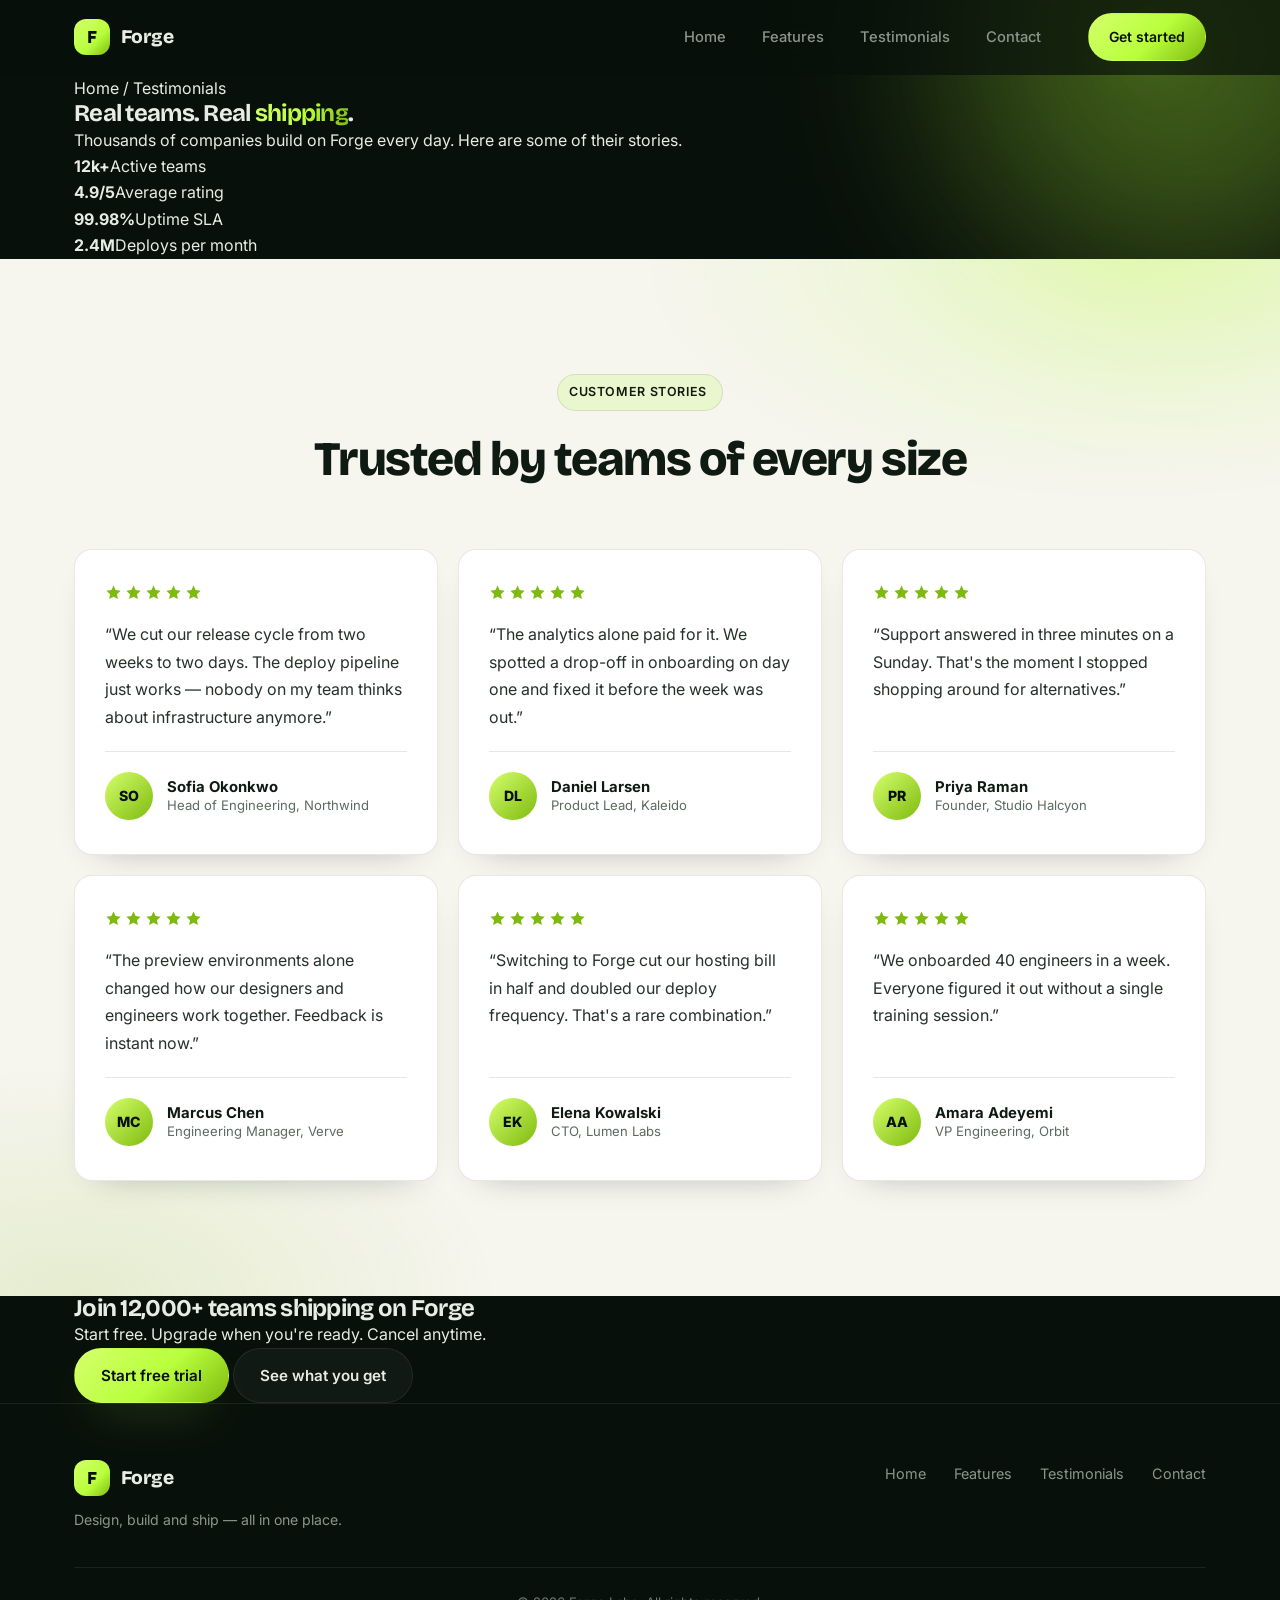
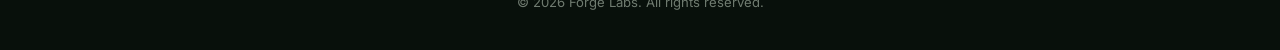
<file: testimonials.html>
<!DOCTYPE html>
<html lang="en">
<head>
  <meta charset="UTF-8" />
  <meta name="viewport" content="width=device-width, initial-scale=1" />
  <meta name="theme-color" content="#08100B" />
  <title>Testimonials — Forge</title>
  <meta name="description" content="Read what teams building real products say about Forge." />

  <link rel="preconnect" href="https://fonts.googleapis.com" />
  <link rel="preconnect" href="https://fonts.gstatic.com" crossorigin />
  <link href="https://fonts.googleapis.com/css2?family=Bricolage+Grotesque:opsz,wght@12..96,500;12..96,600;12..96,700;12..96,800&family=Inter:wght@400;500;600;700&display=swap" rel="stylesheet" />

  <link rel="icon" href="data:image/svg+xml,%3Csvg xmlns='http://www.w3.org/2000/svg' viewBox='0 0 64 64'%3E%3Crect width='64' height='64' rx='16' fill='%23B8FF3C'/%3E%3Cpath d='M22 46V18h22v7H30v6h12v7H30v8z' fill='%2308100B'/%3E%3C/svg%3E" />

  <link rel="stylesheet" href="css/styles.css" />
</head>
<body>
  <a class="skip-link" href="#main">Skip to content</a>

  <header class="site-header" id="site-header">
    <div class="container nav">
      <a class="brand" href="index.html" aria-label="Forge — home">
        <span class="brand__mark" aria-hidden="true">
          <svg viewBox="0 0 24 24" width="18" height="18" fill="currentColor">
            <path d="M7 20V4h11v3.6h-7.2v3.2h6v3.6h-6V20H7Z" />
          </svg>
        </span>
        <span class="brand__name">Forge</span>
      </a>

      <nav class="nav__menu" id="nav-menu" aria-label="Primary">
        <ul class="nav__list">
          <li><a class="nav__link" href="index.html">Home</a></li>
          <li><a class="nav__link" href="features.html">Features</a></li>
          <li><a class="nav__link" href="testimonials.html">Testimonials</a></li>
          <li><a class="nav__link" href="contact.html">Contact</a></li>
        </ul>
        <a class="btn btn--primary btn--sm nav__cta" href="contact.html">Get started</a>
      </nav>

      <button class="nav__toggle" id="nav-toggle" type="button"
              aria-expanded="false" aria-controls="nav-menu" aria-label="Open menu">
        <span></span><span></span><span></span>
      </button>
    </div>
  </header>

  <main id="main">

    <section class="page-hero">
      <div class="orb orb--1" aria-hidden="true"></div>
      <div class="container">
        <nav class="breadcrumb reveal" aria-label="Breadcrumb">
          <a href="index.html">Home</a>
          <span aria-hidden="true">/</span>
          <span aria-current="page">Testimonials</span>
        </nav>

        <h1 class="page-hero__title reveal" style="--delay:.06s">
          Real teams. Real <em>shipping</em>.
        </h1>

        <p class="page-hero__lead reveal" style="--delay:.12s">
          Thousands of companies build on Forge every day. Here are some of their stories.
        </p>
      </div>
    </section>

    <section class="stats-band">
      <div class="container stats-band__inner">
        <div class="stat reveal"><strong>12k+</strong><span>Active teams</span></div>
        <div class="stat reveal"><strong>4.9/5</strong><span>Average rating</span></div>
        <div class="stat reveal"><strong>99.98%</strong><span>Uptime SLA</span></div>
        <div class="stat reveal"><strong>2.4M</strong><span>Deploys per month</span></div>
      </div>
    </section>

    <section class="testimonials testimonials--cream">
      <div class="container">
        <header class="section-head section-head--center">
          <p class="eyebrow eyebrow--dark reveal">Customer stories</p>
          <h2 class="section-title reveal" style="--delay:.06s">Trusted by teams of every size</h2>
        </header>

        <div class="testimonial-grid">
          <figure class="testimonial reveal">
            <div class="stars" aria-label="5 out of 5 stars">
              <svg viewBox="0 0 24 24" fill="currentColor"><path d="m12 2 3 6.6 7 .9-5.1 4.8 1.3 7L12 18l-6.2 3.3 1.3-7L2 9.5l7-.9L12 2Z"/></svg>
              <svg viewBox="0 0 24 24" fill="currentColor"><path d="m12 2 3 6.6 7 .9-5.1 4.8 1.3 7L12 18l-6.2 3.3 1.3-7L2 9.5l7-.9L12 2Z"/></svg>
              <svg viewBox="0 0 24 24" fill="currentColor"><path d="m12 2 3 6.6 7 .9-5.1 4.8 1.3 7L12 18l-6.2 3.3 1.3-7L2 9.5l7-.9L12 2Z"/></svg>
              <svg viewBox="0 0 24 24" fill="currentColor"><path d="m12 2 3 6.6 7 .9-5.1 4.8 1.3 7L12 18l-6.2 3.3 1.3-7L2 9.5l7-.9L12 2Z"/></svg>
              <svg viewBox="0 0 24 24" fill="currentColor"><path d="m12 2 3 6.6 7 .9-5.1 4.8 1.3 7L12 18l-6.2 3.3 1.3-7L2 9.5l7-.9L12 2Z"/></svg>
            </div>
            <blockquote>“We cut our release cycle from two weeks to two days. The deploy pipeline just works — nobody on my team thinks about infrastructure anymore.”</blockquote>
            <figcaption class="testimonial__author">
              <span class="avatar avatar--lg">SO</span>
              <span><strong>Sofia Okonkwo</strong><em>Head of Engineering, Northwind</em></span>
            </figcaption>
          </figure>

          <figure class="testimonial reveal">
            <div class="stars" aria-label="5 out of 5 stars">
              <svg viewBox="0 0 24 24" fill="currentColor"><path d="m12 2 3 6.6 7 .9-5.1 4.8 1.3 7L12 18l-6.2 3.3 1.3-7L2 9.5l7-.9L12 2Z"/></svg>
              <svg viewBox="0 0 24 24" fill="currentColor"><path d="m12 2 3 6.6 7 .9-5.1 4.8 1.3 7L12 18l-6.2 3.3 1.3-7L2 9.5l7-.9L12 2Z"/></svg>
              <svg viewBox="0 0 24 24" fill="currentColor"><path d="m12 2 3 6.6 7 .9-5.1 4.8 1.3 7L12 18l-6.2 3.3 1.3-7L2 9.5l7-.9L12 2Z"/></svg>
              <svg viewBox="0 0 24 24" fill="currentColor"><path d="m12 2 3 6.6 7 .9-5.1 4.8 1.3 7L12 18l-6.2 3.3 1.3-7L2 9.5l7-.9L12 2Z"/></svg>
              <svg viewBox="0 0 24 24" fill="currentColor"><path d="m12 2 3 6.6 7 .9-5.1 4.8 1.3 7L12 18l-6.2 3.3 1.3-7L2 9.5l7-.9L12 2Z"/></svg>
            </div>
            <blockquote>“The analytics alone paid for it. We spotted a drop-off in onboarding on day one and fixed it before the week was out.”</blockquote>
            <figcaption class="testimonial__author">
              <span class="avatar avatar--lg">DL</span>
              <span><strong>Daniel Larsen</strong><em>Product Lead, Kaleido</em></span>
            </figcaption>
          </figure>

          <figure class="testimonial reveal">
            <div class="stars" aria-label="5 out of 5 stars">
              <svg viewBox="0 0 24 24" fill="currentColor"><path d="m12 2 3 6.6 7 .9-5.1 4.8 1.3 7L12 18l-6.2 3.3 1.3-7L2 9.5l7-.9L12 2Z"/></svg>
              <svg viewBox="0 0 24 24" fill="currentColor"><path d="m12 2 3 6.6 7 .9-5.1 4.8 1.3 7L12 18l-6.2 3.3 1.3-7L2 9.5l7-.9L12 2Z"/></svg>
              <svg viewBox="0 0 24 24" fill="currentColor"><path d="m12 2 3 6.6 7 .9-5.1 4.8 1.3 7L12 18l-6.2 3.3 1.3-7L2 9.5l7-.9L12 2Z"/></svg>
              <svg viewBox="0 0 24 24" fill="currentColor"><path d="m12 2 3 6.6 7 .9-5.1 4.8 1.3 7L12 18l-6.2 3.3 1.3-7L2 9.5l7-.9L12 2Z"/></svg>
              <svg viewBox="0 0 24 24" fill="currentColor"><path d="m12 2 3 6.6 7 .9-5.1 4.8 1.3 7L12 18l-6.2 3.3 1.3-7L2 9.5l7-.9L12 2Z"/></svg>
            </div>
            <blockquote>“Support answered in three minutes on a Sunday. That's the moment I stopped shopping around for alternatives.”</blockquote>
            <figcaption class="testimonial__author">
              <span class="avatar avatar--lg">PR</span>
              <span><strong>Priya Raman</strong><em>Founder, Studio Halcyon</em></span>
            </figcaption>
          </figure>

          <figure class="testimonial reveal">
            <div class="stars" aria-label="5 out of 5 stars">
              <svg viewBox="0 0 24 24" fill="currentColor"><path d="m12 2 3 6.6 7 .9-5.1 4.8 1.3 7L12 18l-6.2 3.3 1.3-7L2 9.5l7-.9L12 2Z"/></svg>
              <svg viewBox="0 0 24 24" fill="currentColor"><path d="m12 2 3 6.6 7 .9-5.1 4.8 1.3 7L12 18l-6.2 3.3 1.3-7L2 9.5l7-.9L12 2Z"/></svg>
              <svg viewBox="0 0 24 24" fill="currentColor"><path d="m12 2 3 6.6 7 .9-5.1 4.8 1.3 7L12 18l-6.2 3.3 1.3-7L2 9.5l7-.9L12 2Z"/></svg>
              <svg viewBox="0 0 24 24" fill="currentColor"><path d="m12 2 3 6.6 7 .9-5.1 4.8 1.3 7L12 18l-6.2 3.3 1.3-7L2 9.5l7-.9L12 2Z"/></svg>
              <svg viewBox="0 0 24 24" fill="currentColor"><path d="m12 2 3 6.6 7 .9-5.1 4.8 1.3 7L12 18l-6.2 3.3 1.3-7L2 9.5l7-.9L12 2Z"/></svg>
            </div>
            <blockquote>“The preview environments alone changed how our designers and engineers work together. Feedback is instant now.”</blockquote>
            <figcaption class="testimonial__author">
              <span class="avatar avatar--lg">MC</span>
              <span><strong>Marcus Chen</strong><em>Engineering Manager, Verve</em></span>
            </figcaption>
          </figure>

          <figure class="testimonial reveal">
            <div class="stars" aria-label="5 out of 5 stars">
              <svg viewBox="0 0 24 24" fill="currentColor"><path d="m12 2 3 6.6 7 .9-5.1 4.8 1.3 7L12 18l-6.2 3.3 1.3-7L2 9.5l7-.9L12 2Z"/></svg>
              <svg viewBox="0 0 24 24" fill="currentColor"><path d="m12 2 3 6.6 7 .9-5.1 4.8 1.3 7L12 18l-6.2 3.3 1.3-7L2 9.5l7-.9L12 2Z"/></svg>
              <svg viewBox="0 0 24 24" fill="currentColor"><path d="m12 2 3 6.6 7 .9-5.1 4.8 1.3 7L12 18l-6.2 3.3 1.3-7L2 9.5l7-.9L12 2Z"/></svg>
              <svg viewBox="0 0 24 24" fill="currentColor"><path d="m12 2 3 6.6 7 .9-5.1 4.8 1.3 7L12 18l-6.2 3.3 1.3-7L2 9.5l7-.9L12 2Z"/></svg>
              <svg viewBox="0 0 24 24" fill="currentColor"><path d="m12 2 3 6.6 7 .9-5.1 4.8 1.3 7L12 18l-6.2 3.3 1.3-7L2 9.5l7-.9L12 2Z"/></svg>
            </div>
            <blockquote>“Switching to Forge cut our hosting bill in half and doubled our deploy frequency. That's a rare combination.”</blockquote>
            <figcaption class="testimonial__author">
              <span class="avatar avatar--lg">EK</span>
              <span><strong>Elena Kowalski</strong><em>CTO, Lumen Labs</em></span>
            </figcaption>
          </figure>

          <figure class="testimonial reveal">
            <div class="stars" aria-label="5 out of 5 stars">
              <svg viewBox="0 0 24 24" fill="currentColor"><path d="m12 2 3 6.6 7 .9-5.1 4.8 1.3 7L12 18l-6.2 3.3 1.3-7L2 9.5l7-.9L12 2Z"/></svg>
              <svg viewBox="0 0 24 24" fill="currentColor"><path d="m12 2 3 6.6 7 .9-5.1 4.8 1.3 7L12 18l-6.2 3.3 1.3-7L2 9.5l7-.9L12 2Z"/></svg>
              <svg viewBox="0 0 24 24" fill="currentColor"><path d="m12 2 3 6.6 7 .9-5.1 4.8 1.3 7L12 18l-6.2 3.3 1.3-7L2 9.5l7-.9L12 2Z"/></svg>
              <svg viewBox="0 0 24 24" fill="currentColor"><path d="m12 2 3 6.6 7 .9-5.1 4.8 1.3 7L12 18l-6.2 3.3 1.3-7L2 9.5l7-.9L12 2Z"/></svg>
              <svg viewBox="0 0 24 24" fill="currentColor"><path d="m12 2 3 6.6 7 .9-5.1 4.8 1.3 7L12 18l-6.2 3.3 1.3-7L2 9.5l7-.9L12 2Z"/></svg>
            </div>
            <blockquote>“We onboarded 40 engineers in a week. Everyone figured it out without a single training session.”</blockquote>
            <figcaption class="testimonial__author">
              <span class="avatar avatar--lg">AA</span>
              <span><strong>Amara Adeyemi</strong><em>VP Engineering, Orbit</em></span>
            </figcaption>
          </figure>
        </div>
      </div>
    </section>

    <section class="cta-band">
      <div class="orb orb--3" aria-hidden="true"></div>
      <div class="container cta-band__inner">
        <div>
          <h2 class="cta-band__title reveal">Join 12,000+ teams shipping on Forge</h2>
          <p class="cta-band__lead reveal" style="--delay:.06s">
            Start free. Upgrade when you're ready. Cancel anytime.
          </p>
        </div>
        <div class="cta-band__actions reveal" style="--delay:.12s">
          <a class="btn btn--primary" href="contact.html">Start free trial</a>
          <a class="btn btn--ghost" href="features.html">See what you get</a>
        </div>
      </div>
    </section>
  </main>

  <footer class="site-footer">
    <div class="container">
      <div class="site-footer__top">
        <div>
          <a class="brand" href="index.html">
            <span class="brand__mark" aria-hidden="true">
              <svg viewBox="0 0 24 24" width="18" height="18" fill="currentColor">
                <path d="M7 20V4h11v3.6h-7.2v3.2h6v3.6h-6V20H7Z" />
              </svg>
            </span>
            <span class="brand__name">Forge</span>
          </a>
          <p class="site-footer__tag">Design, build and ship — all in one place.</p>
        </div>
        <ul class="site-footer__links">
          <li><a href="index.html">Home</a></li>
          <li><a href="features.html">Features</a></li>
          <li><a href="testimonials.html">Testimonials</a></li>
          <li><a href="contact.html">Contact</a></li>
        </ul>
      </div>
      <p class="site-footer__copy">© <span id="year"></span> Forge Labs. All rights reserved.</p>
    </div>
  </footer>

  <script src="js/main.js" defer></script>
</body>
</html>
</file>
<file: css/styles.css>
/* ============================================================
   Forge — styles.css
   Palette: deep forest + electric lime. No blue. No purple.
   ============================================================ */

/* ---------- 1. Tokens ---------- */
:root {
  /* Surfaces */
  --bg:         #08100B;
  --bg-2:       #0D1710;
  --surface:    #131F17;
  --surface-2:  #1A2820;
  --cream:      #F6F5EE;
  --cream-2:    #EDECE3;

  /* Accents */
  --lime:       #B8FF3C;
  --lime-2:     #D4FF6B;
  --lime-3:     #7FBA0F;
  --lime-soft:  rgba(184, 255, 60, .10);
  --lime-line:  rgba(184, 255, 60, .22);
  --lime-glow:  rgba(184, 255, 60, .35);

  /* Text */
  --text:       #E7EDE4;
  --muted:      #8A968A;
  --dark-text:  #0F1A12;
  --dark-muted: #5B6B5E;

  /* Lines */
  --line:       rgba(255, 255, 255, .08);
  --line-lime:  rgba(184, 255, 60, .14);
  --line-dark:  rgba(15, 26, 18, .10);

  /* Shape */
  --radius-sm: 12px;
  --radius:    18px;
  --radius-lg: 28px;
  --radius-pill: 999px;

  /* Depth */
  --shadow-sm: 0 6px 18px -10px rgba(0, 0, 0, .6);
  --shadow:    0 20px 50px -20px rgba(0, 0, 0, .7);
  --shadow-lg: 0 40px 90px -30px rgba(0, 0, 0, .8);
  --shadow-lime: 0 20px 50px -20px rgba(184, 255, 60, .35);

  /* Type */
  --font-body:    'Inter', system-ui, -apple-system, 'Segoe UI', Roboto, sans-serif;
  --font-display: 'Bricolage Grotesque', 'Inter', system-ui, sans-serif;

  /* Layout */
  --container: 1180px;
  --header-h:  74px;
  --ease: cubic-bezier(.22, .61, .36, 1);
}

/* ---------- 2. Reset ---------- */
*, *::before, *::after { box-sizing: border-box; }
* { margin: 0; }
html {
  scroll-behavior: smooth;
  scroll-padding-top: calc(var(--header-h) + 12px);
  -webkit-text-size-adjust: 100%;
}
body {
  font-family: var(--font-body);
  font-size: 16px;
  line-height: 1.65;
  color: var(--text);
  background: var(--bg);
  -webkit-font-smoothing: antialiased;
  overflow-x: hidden;
}
img, svg { display: block; max-width: 100%; }
a { color: inherit; text-decoration: none; }
button, input, select, textarea { font: inherit; color: inherit; }
ul { list-style: none; padding: 0; }

h1, h2, h3, h4 {
  font-family: var(--font-display);
  line-height: 1.05;
  letter-spacing: -0.03em;
  font-weight: 700;
}

em {
  font-style: normal;
  background: linear-gradient(110deg, var(--lime-2), var(--lime) 55%, var(--lime-3));
  -webkit-background-clip: text;
  background-clip: text;
  color: transparent;
}

:focus-visible {
  outline: 2px solid var(--lime);
  outline-offset: 3px;
  border-radius: 4px;
}

.container {
  width: 100%;
  max-width: var(--container);
  margin-inline: auto;
  padding-inline: 24px;
}

.skip-link {
  position: absolute;
  left: 16px;
  top: -60px;
  z-index: 999;
  padding: 10px 16px;
  background: var(--lime);
  color: var(--bg);
  border-radius: var(--radius-sm);
  font-weight: 700;
  transition: top .2s var(--ease);
}
.skip-link:focus { top: 16px; }

/* ---------- 3. Buttons ---------- */
.btn {
  --btn-bg: transparent;
  --btn-fg: var(--text);
  display: inline-flex;
  align-items: center;
  justify-content: center;
  gap: 8px;
  padding: 14px 26px;
  border: 1px solid transparent;
  border-radius: var(--radius-pill);
  background: var(--btn-bg);
  color: var(--btn-fg);
  font-weight: 600;
  font-size: .95rem;
  cursor: pointer;
  white-space: nowrap;
  transition: transform .18s var(--ease), box-shadow .25s var(--ease),
              background-color .2s var(--ease), border-color .2s var(--ease);
}
.btn:hover { transform: translateY(-2px); }
.btn:active { transform: translateY(0); }

.btn--primary {
  --btn-bg: var(--lime);
  --btn-fg: var(--bg);
  background-image: linear-gradient(135deg, var(--lime-2), var(--lime) 55%, var(--lime-3));
  box-shadow: var(--shadow-lime);
}
.btn--primary:hover {
  box-shadow: 0 26px 60px -20px rgba(184, 255, 60, .55);
}

.btn--ghost {
  border-color: var(--line);
  background: rgba(255, 255, 255, .04);
  backdrop-filter: blur(8px);
}
.btn--ghost:hover {
  border-color: var(--lime-line);
  background: var(--lime-soft);
  color: var(--lime-2);
}

.btn--sm { padding: 11px 20px; font-size: .875rem; }
.btn--full { width: 100%; }

/* ---------- 4. Header ---------- */
.site-header {
  position: sticky;
  top: 0;
  z-index: 100;
  background: rgba(8, 16, 11, .7);
  backdrop-filter: blur(16px);
  border-bottom: 1px solid transparent;
  transition: border-color .3s var(--ease), background-color .3s var(--ease);
}
.site-header.is-scrolled {
  border-bottom-color: var(--line);
  background: rgba(8, 16, 11, .9);
}

.nav {
  display: flex;
  align-items: center;
  justify-content: space-between;
  gap: 24px;
  min-height: var(--header-h);
}

.brand {
  display: inline-flex;
  align-items: center;
  gap: 11px;
  font-family: var(--font-display);
  font-weight: 800;
  font-size: 1.2rem;
  letter-spacing: -0.03em;
}
.brand__mark {
  display: grid;
  place-items: center;
  width: 36px;
  height: 36px;
  border-radius: 12px;
  color: var(--bg);
  background: linear-gradient(135deg, var(--lime-2), var(--lime) 60%, var(--lime-3));
  box-shadow: var(--shadow-lime);
}

.nav__menu {
  display: flex;
  align-items: center;
  gap: 32px;
}

.nav__list {
  display: flex;
  align-items: center;
  gap: 6px;
}

.nav__link {
  display: block;
  padding: 9px 15px;
  border-radius: var(--radius-pill);
  font-size: .92rem;
  font-weight: 500;
  color: var(--muted);
  transition: color .2s var(--ease), background-color .2s var(--ease);
}
.nav__link:hover { color: var(--text); background: rgba(255, 255, 255, .05); }
.nav__link.is-active {
  color: var(--lime-2);
  background: var(--lime-soft);
}

.nav__toggle {
  display: none;
  flex-direction: column;
  justify-content: center;
  gap: 5px;
  width: 44px;
  height: 44px;
  padding: 0 11px;
  background: rgba(255, 255, 255, .04);
  border: 1px solid var(--line);
  border-radius: 12px;
  cursor: pointer;
}
.nav__toggle span {
  display: block;
  height: 2px;
  width: 100%;
  border-radius: 2px;
  background: var(--text);
  transition: transform .28s var(--ease), opacity .2s var(--ease);
}
.nav__toggle[aria-expanded="true"] span:nth-child(1) { transform: translateY(7px) rotate(45deg); }
.nav__toggle[aria-expanded="true"] span:nth-child(2) { opacity: 0; }
.nav__toggle[aria-expanded="true"] span:nth-child(3) { transform: translateY(-7px) rotate(-45deg); }

/* ---------- 5. Hero ---------- */
.hero {
  position: relative;
  overflow: hidden;
  padding: clamp(56px, 9vw, 118px) 0 clamp(64px, 9vw, 130px);
  background:
    radial-gradient(1100px 540px at 82% -8%, rgba(184, 255, 60, .14), transparent 62%),
    radial-gradient(900px 500px at 6% 8%, rgba(127, 186, 15, .10), transparent 60%),
    var(--bg);
}

.hero__grid {
  position: absolute;
  inset: 0;
  background-image:
    linear-gradient(rgba(184, 255, 60, .05) 1px, transparent 1px),
    linear-gradient(90deg, rgba(184, 255, 60, .05) 1px, transparent 1px);
  background-size: 56px 56px;
  mask-image: radial-gradient(ellipse 90% 70% at 50% 30%, #000 30%, transparent 80%);
  -webkit-mask-image: radial-gradient(ellipse 90% 70% at 50% 30%, #000 30%, transparent 80%);
  pointer-events: none;
  z-index: 1;
}

.hero__inner {
  position: relative;
  z-index: 3;
  display: grid;
  grid-template-columns: 1.05fr .95fr;
  align-items: center;
  gap: clamp(36px, 5vw, 72px);
}

.orb {
  position: absolute;
  border-radius: 50%;
  filter: blur(100px);
  pointer-events: none;
  z-index: 2;
}
.orb--1 {
  width: 420px; height: 420px;
  top: -160px; right: -100px;
  background: rgba(184, 255, 60, .22);
  animation: pulse 8s ease-in-out infinite;
}
.orb--2 {
  width: 340px; height: 340px;
  bottom: -160px; left: -100px;
  background: rgba(127, 186, 15, .18);
  animation: pulse 10s ease-in-out infinite reverse;
}
.orb--3 {
  width: 480px; height: 480px;
  top: -200px; right: -160px;
  background: rgba(184, 255, 60, .14);
  animation: pulse 12s ease-in-out infinite;
}

@keyframes pulse {
  0%, 100% { transform: scale(1); opacity: .9; }
  50%      { transform: scale(1.15); opacity: 1; }
}

/* Eyebrow */
.eyebrow {
  display: inline-flex;
  align-items: center;
  gap: 9px;
  padding: 7px 15px 7px 11px;
  margin-bottom: 24px;
  border: 1px solid var(--lime-line);
  border-radius: var(--radius-pill);
  background: var(--lime-soft);
  font-size: .78rem;
  font-weight: 600;
  letter-spacing: .05em;
  text-transform: uppercase;
  color: var(--lime-2);
}
.eyebrow__dot {
  width: 7px; height: 7px;
  border-radius: 50%;
  background: var(--lime);
  box-shadow: 0 0 0 4px rgba(184, 255, 60, .18);
  animation: blink 2s ease-in-out infinite;
}
@keyframes blink {
  0%, 100% { opacity: 1; }
  50%      { opacity: .4; }
}
.eyebrow--dark {
  color: var(--dark-text);
  border-color: var(--line-dark);
  background: rgba(184, 255, 60, .18);
}

/* Headline */
.hero__title {
  font-size: clamp(2.6rem, 6vw, 4.4rem);
  font-weight: 800;
  margin-bottom: 22px;
  letter-spacing: -0.04em;
}

.hero__lead {
  max-width: 52ch;
  font-size: clamp(1rem, 1.3vw, 1.1rem);
  color: var(--muted);
  margin-bottom: 34px;
}

.hero__actions {
  display: flex;
  flex-wrap: wrap;
  gap: 14px;
  margin-bottom: 48px;
}

.hero__stats {
  display: flex;
  flex-wrap: wrap;
  gap: 36px;
  padding-top: 30px;
  border-top: 1px solid var(--line);
}
.hero__stats li { display: flex; flex-direction: column; gap: 2px; }
.hero__stats strong {
  font-family: var(--font-display);
  font-size: 1.6rem;
  font-weight: 800;
  color: var(--lime-2);
  letter-spacing: -0.03em;
}
.hero__stats span {
  font-size: .82rem;
  color: var(--muted);
}

/* Hero visual */
.hero__visual { position: relative; }

.mock {
  position: relative;
  border: 1px solid var(--line);
  border-radius: var(--radius-lg);
  background: linear-gradient(160deg, var(--surface-2), var(--bg-2));
  box-shadow: var(--shadow-lg), 0 0 0 1px rgba(184, 255, 60, .08);
  overflow: hidden;
  transform: perspective(1400px) rotateY(-7deg) rotateX(3deg);
  transition: transform .6s var(--ease);
}
.hero__visual:hover .mock {
  transform: perspective(1400px) rotateY(-3deg) rotateX(1deg) translateY(-6px);
}

.mock__top {
  display: flex;
  align-items: center;
  gap: 7px;
  padding: 14px 18px;
  border-bottom: 1px solid var(--line);
  background: rgba(0, 0, 0, .25);
}
.dot {
  width: 10px; height: 10px;
  border-radius: 50%;
  background: var(--surface-2);
}
.dot:nth-child(1) { background: var(--lime); }
.dot:nth-child(2) { background: var(--lime-2); }
.dot:nth-child(3) { background: rgba(255, 255, 255, .18); }

.mock__url {
  margin-left: 12px;
  padding: 5px 12px;
  border-radius: var(--radius-pill);
  background: rgba(255, 255, 255, .05);
  font-size: .74rem;
  color: var(--muted);
}

.mock__body { padding: 26px 24px 28px; }

.mock__head {
  display: flex;
  align-items: flex-start;
  justify-content: space-between;
  gap: 16px;
  margin-bottom: 22px;
}
.mock__label {
  font-size: .76rem;
  text-transform: uppercase;
  letter-spacing: .08em;
  color: var(--muted);
  margin-bottom: 4px;
}
.mock__value {
  font-family: var(--font-display);
  font-size: 2.2rem;
  font-weight: 800;
  color: var(--cream);
  line-height: 1;
  letter-spacing: -0.03em;
}

.badge {
  display: inline-block;
  padding: 5px 11px;
  border-radius: var(--radius-pill);
  background: rgba(255, 255, 255, .07);
  font-size: .72rem;
  font-weight: 600;
  color: var(--muted);
  white-space: nowrap;
}
.badge--accent {
  background: var(--lime-soft);
  color: var(--lime-2);
  border: 1px solid var(--lime-line);
}

.chart {
  display: flex;
  align-items: flex-end;
  gap: 9px;
  height: 132px;
  padding: 0 2px 14px;
  margin-bottom: 22px;
  border-bottom: 1px solid var(--line);
}
.chart span {
  flex: 1;
  height: var(--h, 50%);
  border-radius: 6px 6px 3px 3px;
  background: linear-gradient(180deg, var(--lime-2), var(--lime-3));
  opacity: .75;
  transition: opacity .25s var(--ease), transform .25s var(--ease);
  transform-origin: bottom;
}
.chart span:nth-child(even) { opacity: .45; }
.hero__visual:hover .chart span { opacity: 1; }

.mock__list { display: grid; gap: 12px; }
.mock__list li {
  display: flex;
  align-items: center;
  gap: 12px;
}

.avatar {
  display: grid;
  place-items: center;
  flex: 0 0 auto;
  width: 32px;
  height: 32px;
  border-radius: 50%;
  background: linear-gradient(135deg, var(--lime), var(--lime-3));
  color: var(--bg);
  font-size: .7rem;
  font-weight: 800;
  letter-spacing: .02em;
}
.avatar--lg { width: 48px; height: 48px; font-size: .88rem; }

.line {
  height: 8px;
  border-radius: var(--radius-pill);
  background: rgba(255, 255, 255, .10);
}
.w70 { width: 70%; }
.w50 { width: 50%; }
.mock__list .badge { margin-left: auto; }

.float-card {
  position: absolute;
  left: -18px;
  bottom: 34px;
  display: flex;
  align-items: center;
  gap: 12px;
  padding: 14px 20px 14px 16px;
  border: 1px solid var(--line-lime);
  border-radius: var(--radius);
  background: rgba(19, 31, 23, .92);
  backdrop-filter: blur(12px);
  box-shadow: var(--shadow);
  animation: float 5s ease-in-out infinite;
}
.float-card__icon {
  display: grid;
  place-items: center;
  width: 32px; height: 32px;
  border-radius: 50%;
  background: linear-gradient(135deg, var(--lime-2), var(--lime));
  color: var(--bg);
  font-size: .9rem;
  font-weight: 800;
}
.float-card div { display: flex; flex-direction: column; line-height: 1.3; }
.float-card strong { font-size: .86rem; color: var(--cream); }
.float-card span:last-child { font-size: .76rem; color: var(--muted); }

@keyframes float {
  0%, 100% { transform: translateY(0); }
  50%      { transform: translateY(-10px); }
}

/* ---------- 6. Marquee ---------- */
.marquee {
  position: relative;
  padding: 22px 0;
  border-top: 1px solid var(--line);
  border-bottom: 1px solid var(--line);
  background: var(--bg-2);
  overflow: hidden;
  mask-image: linear-gradient(90deg, transparent, #000 12%, #000 88%, transparent);
  -webkit-mask-image: linear-gradient(90deg, transparent, #000 12%, #000 88%, transparent);
}
.marquee__track {
  display: flex;
  align-items: center;
  gap: 40px;
  width: max-content;
  animation: scroll 40s linear infinite;
}
.marquee__track span {
  font-family: var(--font-display);
  font-size: clamp(.95rem, 1.4vw, 1.15rem);
  font-weight: 700;
  letter-spacing: .16em;
  color: var(--muted);
  white-space: nowrap;
}
.marquee__track i {
  display: block;
  width: 8px; height: 8px;
  border-radius: 50%;
  background: var(--lime);
  box-shadow: 0 0 14px var(--lime-glow);
}

@keyframes scroll {
  from { transform: translateX(0); }
  to   { transform: translateX(-50%); }
}

/* ---------- 7. Sections ---------- */
section { scroll-margin-top: calc(var(--header-h) + 8px); }

.section-head { margin-bottom: clamp(44px, 5vw, 68px); }
.section-head--center {
  max-width: 700px;
  margin-inline: auto;
  text-align: center;
}
.section-head--center .eyebrow { margin-inline: auto; }

.section-title {
  font-size: clamp(2rem, 4vw, 3rem);
  margin-bottom: 16px;
  font-weight: 800;
}

.section-lead {
  font-size: clamp(.98rem, 1.2vw, 1.08rem);
  color: var(--muted);
}
.section-head--center .section-lead { margin-inline: auto; max-width: 58ch; }

/* ---------- 8. Features (bento) ---------- */
.features {
  padding: clamp(68px, 9vw, 124px) 0;
  background: var(--bg);
}

.bento {
  display: grid;
  grid-template-columns: repeat(3, 1fr);
  gap: 18px;
}

.bento__card {
  position: relative;
  padding: 30px 28px 28px;
  border: 1px solid var(--line);
  border-radius: var(--radius);
  background: linear-gradient(165deg, rgba(26, 40, 32, .55), rgba(13, 23, 16, .55));
  overflow: hidden;
  transition: transform .35s var(--ease), border-color .35s var(--ease),
              box-shadow .35s var(--ease);
}
.bento__card::before {
  content: "";
  position: absolute;
  inset: 0 0 auto 0;
  height: 1px;
  background: linear-gradient(90deg, transparent, var(--lime), transparent);
  opacity: 0;
  transition: opacity .35s var(--ease);
}
.bento__card:hover {
  transform: translateY(-6px);
  border-color: var(--lime-line);
  box-shadow: var(--shadow);
}
.bento__card:hover::before { opacity: 1; }

.bento__card--big {
  grid-column: span 2;
  grid-row: span 2;
  display: flex;
  flex-direction: column;
  padding: 40px 36px 32px;
}

.bento__card--wide {
  grid-column: span 3;
}

.bento__icon {
  display: grid;
  place-items: center;
  width: 52px; height: 52px;
  margin-bottom: 22px;
  border-radius: 15px;
  background: var(--lime-soft);
  color: var(--lime-2);
  border: 1px solid var(--lime-line);
  box-shadow: 0 0 24px -10px rgba(184, 255, 60, .4);
}
.bento__icon svg { width: 24px; height: 24px; }

.bento__card h3 {
  font-size: 1.16rem;
  margin-bottom: 12px;
  color: var(--cream);
  font-weight: 700;
}
.bento__card--big h3 { font-size: 1.7rem; }
.bento__card p {
  font-size: .94rem;
  color: var(--muted);
  line-height: 1.7;
}

.bento__graph {
  display: flex;
  align-items: flex-end;
  gap: 10px;
  height: 140px;
  margin-top: auto;
  padding-top: 30px;
}
.bento__graph span {
  flex: 1;
  height: var(--h);
  border-radius: 6px 6px 3px 3px;
  background: linear-gradient(180deg, var(--lime-2), var(--lime-3));
  opacity: .5;
  transition: opacity .3s var(--ease), transform .3s var(--ease);
  transform-origin: bottom;
}
.bento__card--big:hover .bento__graph span { opacity: 1; }

.bento__row {
  display: flex;
  align-items: center;
  justify-content: space-between;
  gap: 32px;
}
.bento__row > div:first-child { max-width: 60ch; }
.bento__row .bento__icon { margin-bottom: 18px; }
.bento__row h3 { margin-bottom: 8px; }

.bento__pill {
  display: inline-flex;
  align-items: center;
  gap: 9px;
  padding: 10px 18px;
  border-radius: var(--radius-pill);
  background: var(--lime-soft);
  border: 1px solid var(--lime-line);
  font-size: .82rem;
  font-weight: 600;
  color: var(--lime-2);
  white-space: nowrap;
}
.pulse {
  width: 8px; height: 8px;
  border-radius: 50%;
  background: var(--lime);
  box-shadow: 0 0 0 0 rgba(184, 255, 60, .6);
  animation: pulseRing 2s infinite;
}
@keyframes pulseRing {
  0%   { box-shadow: 0 0 0 0 rgba(184, 255, 60, .6); }
  70%  { box-shadow: 0 0 0 10px rgba(184, 255, 60, 0); }
  100% { box-shadow: 0 0 0 0 rgba(184, 255, 60, 0); }
}

/* ---------- 9. Testimonials ---------- */
.testimonials {
  padding: clamp(68px, 9vw, 124px) 0;
  background:
    radial-gradient(800px 400px at 88% 0%, rgba(184, 255, 60, .22), transparent 60%),
    radial-gradient(700px 380px at 6% 100%, rgba(127, 186, 15, .14), transparent 60%),
    var(--cream);
  color: var(--dark-text);
}
.testimonials .section-title { color: var(--dark-text); }
.testimonials .section-lead  { color: var(--dark-muted); }
.testimonials .section-title em {
  background: linear-gradient(110deg, var(--lime-3), #5A8A0A);
  -webkit-background-clip: text;
  background-clip: text;
  color: transparent;
}

.testimonial-grid {
  display: grid;
  grid-template-columns: repeat(3, 1fr);
  gap: 20px;
}

.testimonial {
  display: flex;
  flex-direction: column;
  gap: 20px;
  padding: 34px 30px;
  border: 1px solid var(--line-dark);
  border-radius: var(--radius);
  background: #fff;
  box-shadow: 0 14px 34px -26px rgba(15, 26, 18, .45);
  transition: transform .3s var(--ease), box-shadow .3s var(--ease);
}
.testimonial:hover {
  transform: translateY(-6px);
  box-shadow: 0 28px 50px -28px rgba(15, 26, 18, .5);
}

.stars { display: flex; gap: 3px; color: var(--lime-3); }
.stars svg { width: 17px; height: 17px; }

.testimonial blockquote {
  font-size: 1rem;
  line-height: 1.72;
  color: #26312A;
  flex: 1;
}

.testimonial__author {
  display: flex;
  align-items: center;
  gap: 14px;
  padding-top: 20px;
  border-top: 1px solid var(--line-dark);
}
.testimonial__author span:last-child {
  display: flex;
  flex-direction: column;
  line-height: 1.35;
}
.testimonial__author strong {
  font-size: .93rem;
  font-weight: 700;
  color: var(--dark-text);
}
.testimonial__author em {
  font-style: normal;
  font-size: .82rem;
  color: var(--dark-muted);
  background: none;
  -webkit-text-fill-color: initial;
  color: var(--dark-muted);
}
.testimonial .avatar--lg {
  color: var(--bg);
  background: linear-gradient(135deg, var(--lime-2), var(--lime-3));
}

/* ---------- 10. Contact ---------- */
.contact {
  position: relative;
  overflow: hidden;
  padding: clamp(68px, 9vw, 124px) 0;
  background:
    radial-gradient(900px 460px at 12% 0%, rgba(184, 255, 60, .10), transparent 62%),
    var(--bg-2);
}

.contact__inner {
  position: relative;
  z-index: 3;
  display: grid;
  grid-template-columns: 1fr 1.08fr;
  gap: clamp(36px, 5vw, 72px);
  align-items: start;
}

.contact__details {
  display: grid;
  gap: 16px;
  margin-top: 36px;
}
.contact__details li {
  display: flex;
  align-items: center;
  gap: 14px;
  font-size: .95rem;
  color: var(--muted);
}
.contact__details a { transition: color .2s var(--ease); }
.contact__details a:hover { color: var(--lime-2); }

.contact__icon {
  display: grid;
  place-items: center;
  flex: 0 0 auto;
  width: 42px; height: 42px;
  border-radius: 13px;
  background: rgba(255, 255, 255, .05);
  border: 1px solid var(--line);
  color: var(--lime-2);
}

.form {
  padding: clamp(28px, 3vw, 40px);
  border: 1px solid var(--line);
  border-radius: var(--radius-lg);
  background: linear-gradient(165deg, rgba(26, 40, 32, .72), rgba(13, 23, 16, .72));
  box-shadow: var(--shadow);
}

.form__row {
  display: grid;
  grid-template-columns: 1fr 1fr;
  gap: 18px;
  margin-bottom: 18px;
}

.field { display: flex; flex-direction: column; gap: 8px; margin-bottom: 18px; }
.form__row .field { margin-bottom: 0; }

.field label {
  font-size: .85rem;
  font-weight: 600;
  color: var(--text);
}
.field label span { color: var(--lime); }

.field input,
.field select,
.field textarea {
  width: 100%;
  padding: 13px 16px;
  border: 1px solid var(--line);
  border-radius: var(--radius-sm);
  background: rgba(0, 0, 0, .32);
  color: var(--text);
  font-size: .94rem;
  transition: border-color .2s var(--ease), box-shadow .2s var(--ease),
              background-color .2s var(--ease);
}
.field textarea { resize: vertical; min-height: 118px; }

.field select {
  appearance: none;
  background-image: url("data:image/svg+xml,%3Csvg xmlns='http://www.w3.org/2000/svg' width='14' height='14' viewBox='0 0 24 24' fill='none' stroke='%238A968A' stroke-width='2.4' stroke-linecap='round' stroke-linejoin='round'%3E%3Cpath d='m6 9 6 6 6-6'/%3E%3C/svg%3E");
  background-repeat: no-repeat;
  background-position: right 16px center;
  padding-right: 44px;
  cursor: pointer;
}
.field select option { background: var(--surface); color: var(--text); }

.field input::placeholder,
.field textarea::placeholder { color: rgba(138, 150, 138, .65); }

.field input:focus,
.field select:focus,
.field textarea:focus {
  outline: none;
  border-color: var(--lime-line);
  background: rgba(0, 0, 0, .45);
  box-shadow: 0 0 0 4px rgba(184, 255, 60, .12);
}

.field.is-invalid input,
.field.is-invalid textarea {
  border-color: #FF6B6B;
  box-shadow: 0 0 0 4px rgba(255, 107, 107, .13);
}
.field.is-valid input,
.field.is-valid textarea {
  border-color: rgba(184, 255, 60, .5);
}

.field__error {
  min-height: 0;
  font-size: .8rem;
  color: #FF8A8A;
  line-height: 1.4;
}
.field__error:not(:empty) { min-height: 1.1em; }

.form__note {
  margin-top: 14px;
  font-size: .8rem;
  color: var(--muted);
  text-align: center;
}

.form__status {
  margin-top: 12px;
  font-size: .88rem;
  font-weight: 600;
  text-align: center;
  min-height: 1.2em;
}
.form__status.is-success { color: var(--lime-2); }
.form__status.is-error   { color: #FF8A8A; }

/* ---------- 11. Footer ---------- */
.site-footer {
  padding: 56px 0 36px;
  border-top: 1px solid var(--line);
  background: var(--bg);
}
.site-footer__top {
  display: flex;
  flex-wrap: wrap;
  justify-content: space-between;
  align-items: flex-start;
  gap: 32px;
  padding-bottom: 36px;
  border-bottom: 1px solid var(--line);
}
.site-footer__tag {
  margin-top: 12px;
  font-size: .88rem;
  color: var(--muted);
  max-width: 34ch;
}
.site-footer__links {
  display: flex;
  flex-wrap: wrap;
  gap: 10px 28px;
}
.site-footer__links a {
  font-size: .9rem;
  color: var(--muted);
  transition: color .2s var(--ease);
}
.site-footer__links a:hover { color: var(--lime-2); }

.site-footer__copy {
  padding-top: 24px;
  font-size: .82rem;
  color: rgba(138, 150, 138, .8);
  text-align: center;
}

/* ---------- 12. Reveal ---------- */
.reveal {
  opacity: 0;
  transform: translateY(22px);
  transition: opacity .7s var(--ease), transform .7s var(--ease);
  transition-delay: var(--delay, 0s);
  will-change: opacity, transform;
}
.reveal.is-visible {
  opacity: 1;
  transform: none;
}

/* ---------- 13. Responsive ---------- */
@media (max-width: 980px) {
  .hero__inner { grid-template-columns: 1fr; gap: 56px; }
  .hero__visual { max-width: 580px; margin-inline: auto; width: 100%; }
  .mock { transform: none; }
  .hero__visual:hover .mock { transform: translateY(-6px); }

  .bento { grid-template-columns: repeat(2, 1fr); }
  .bento__card--big { grid-column: span 2; grid-row: auto; }
  .bento__card--wide { grid-column: span 2; }

  .testimonial-grid { grid-template-columns: repeat(2, 1fr); }

  .contact__inner { grid-template-columns: 1fr; }
}

@media (max-width: 760px) {
  .nav__toggle { display: flex; }

  .nav__menu {
    position: fixed;
    inset: var(--header-h) 0 auto 0;
    flex-direction: column;
    align-items: stretch;
    gap: 0;
    padding: 18px 24px 28px;
    background: rgba(8, 16, 11, .98);
    backdrop-filter: blur(16px);
    border-bottom: 1px solid var(--line);
    box-shadow: 0 30px 60px -30px rgba(0, 0, 0, .9);

    opacity: 0;
    visibility: hidden;
    transform: translateY(-12px);
    transition: opacity .28s var(--ease), transform .28s var(--ease),
                visibility .28s var(--ease);
  }
  .nav__menu.is-open {
    opacity: 1;
    visibility: visible;
    transform: none;
  }

  .nav__list {
    flex-direction: column;
    align-items: stretch;
    gap: 4px;
    margin-bottom: 16px;
  }
  .nav__link {
    padding: 13px 16px;
    border-radius: var(--radius-sm);
    font-size: 1rem;
  }
  .nav__cta { width: 100%; }

  body.nav-open { overflow: hidden; }

  .bento { grid-template-columns: 1fr; }
  .bento__card--big,
  .bento__card--wide { grid-column: auto; }
  .bento__card--big { padding: 32px 26px 26px; }
  .bento__card--big h3 { font-size: 1.4rem; }

  .bento__row { flex-direction: column; align-items: flex-start; gap: 20px; }

  .testimonial-grid { grid-template-columns: 1fr; }

  .form__row { grid-template-columns: 1fr; gap: 0; }
  .form__row .field { margin-bottom: 18px; }

  .hero__stats { gap: 24px; }
  .hero__stats li { flex: 1 1 40%; }

  .float-card { left: 8px; bottom: 18px; }
  .site-footer__top { flex-direction: column; }
}

@media (max-width: 440px) {
  .container { padding-inline: 18px; }
  .hero__actions .btn { width: 100%; }
  .mock__body { padding: 20px 16px 22px; }
  .chart { height: 104px; gap: 6px; }
  .float-card { position: static; margin-top: 16px; animation: none; }
}

/* ---------- 14. Reduced motion ---------- */
@media (prefers-reduced-motion: reduce) {
  html { scroll-behavior: auto; }
  *, *::before, *::after {
    animation-duration: .001ms !important;
    animation-iteration-count: 1 !important;
    transition-duration: .001ms !important;
  }
  .reveal { opacity: 1; transform: none; }
}
</file>
